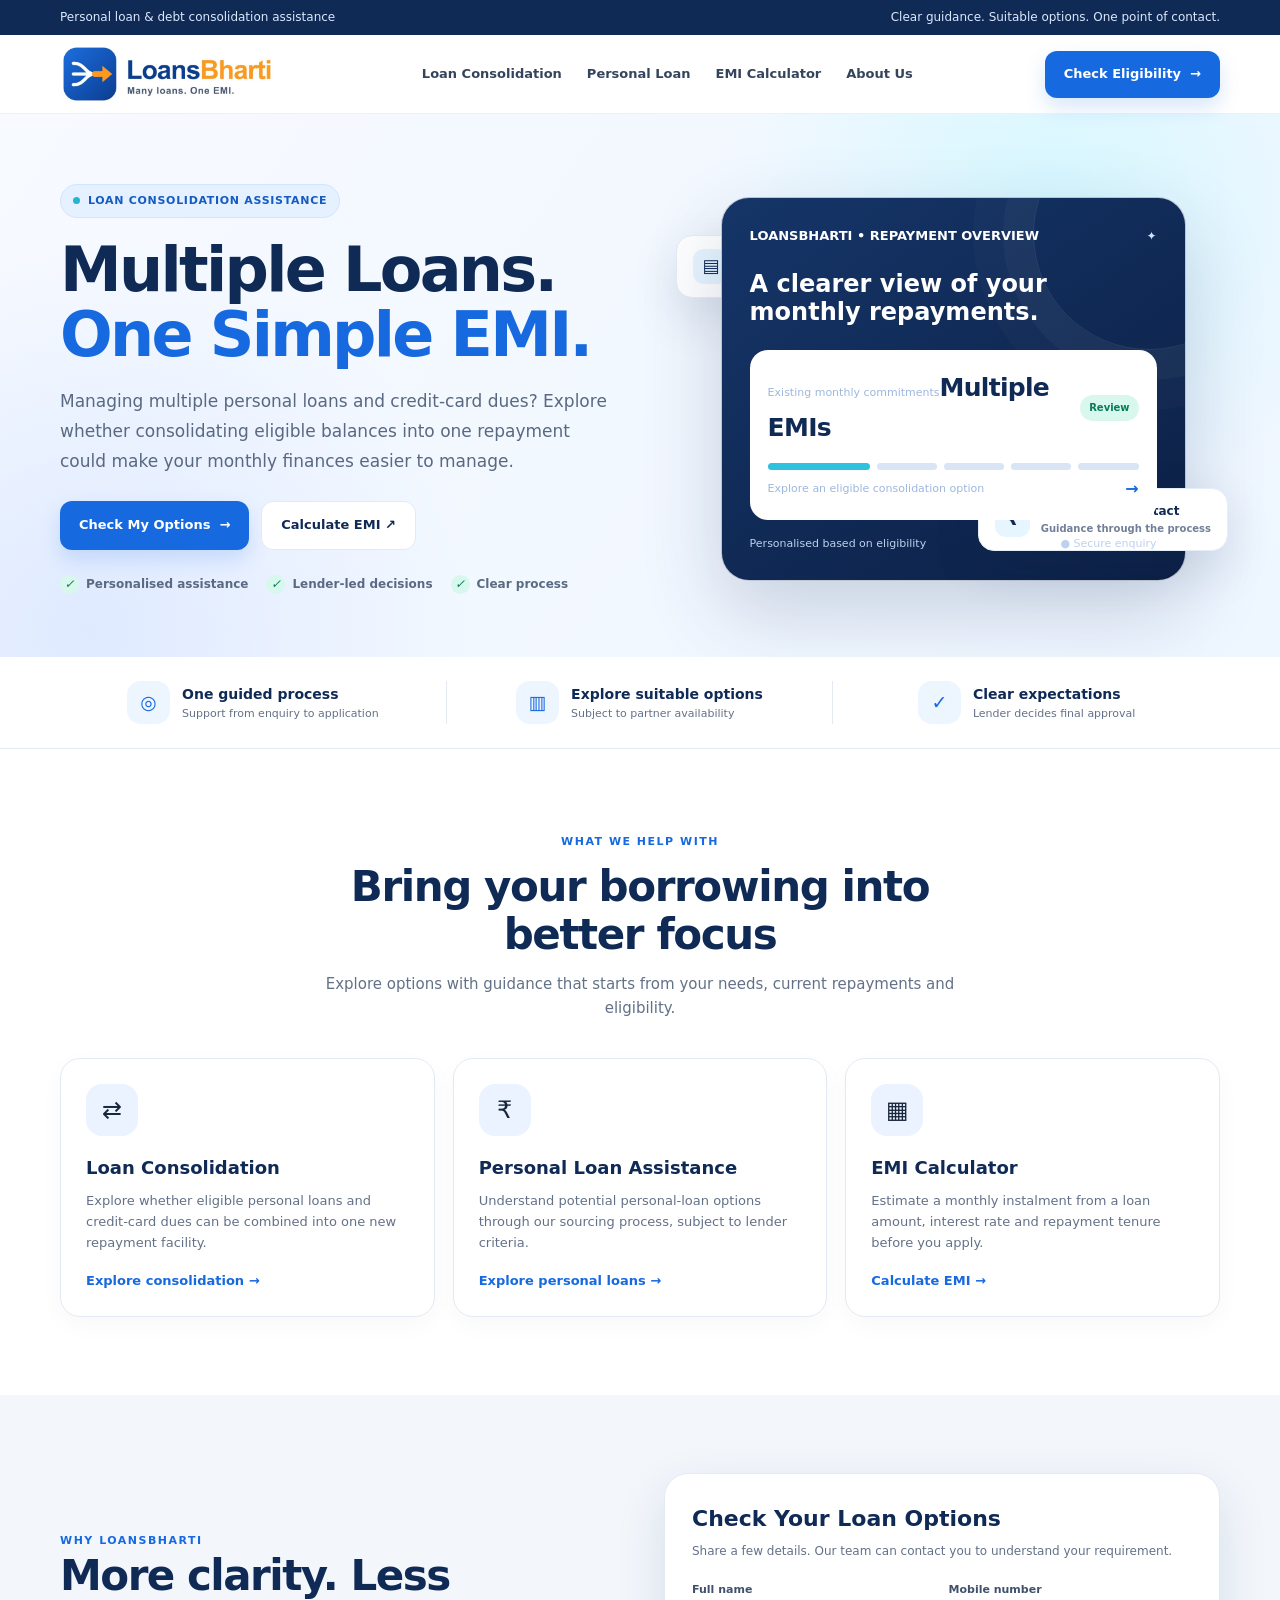
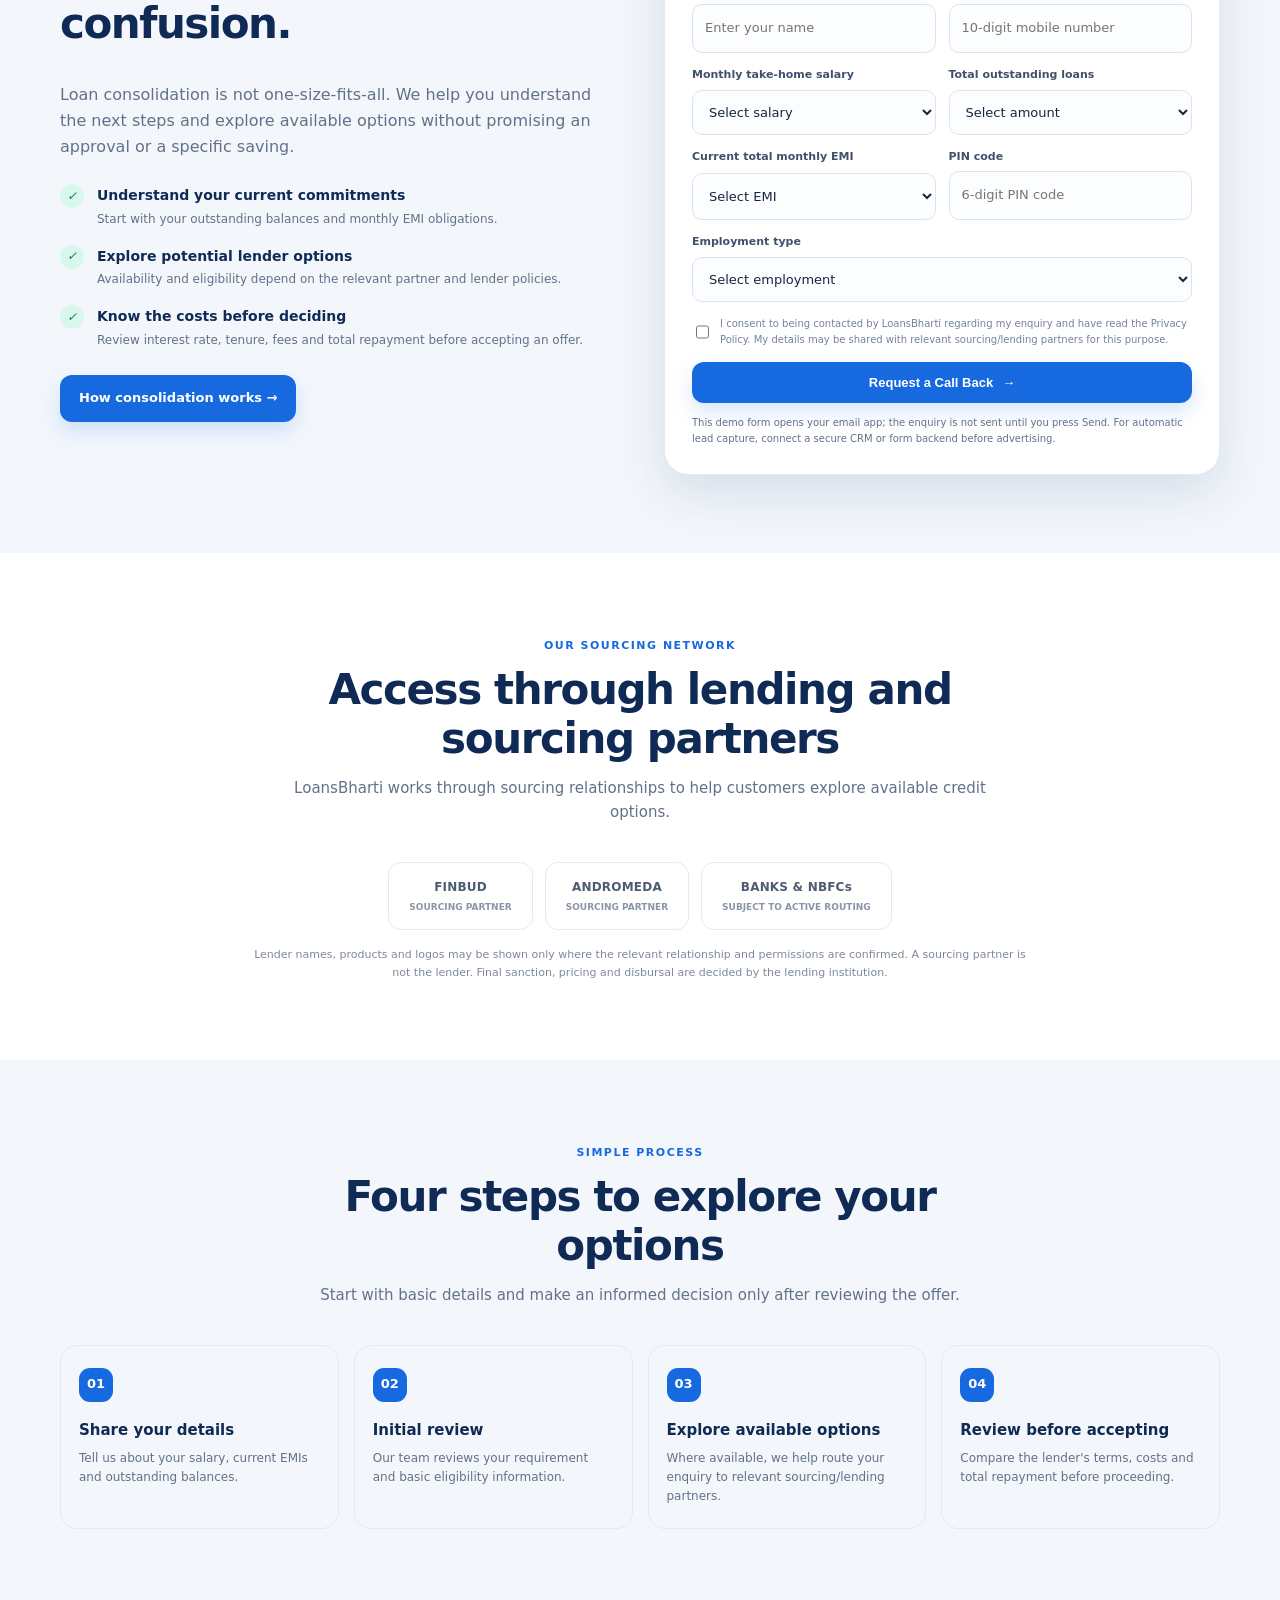
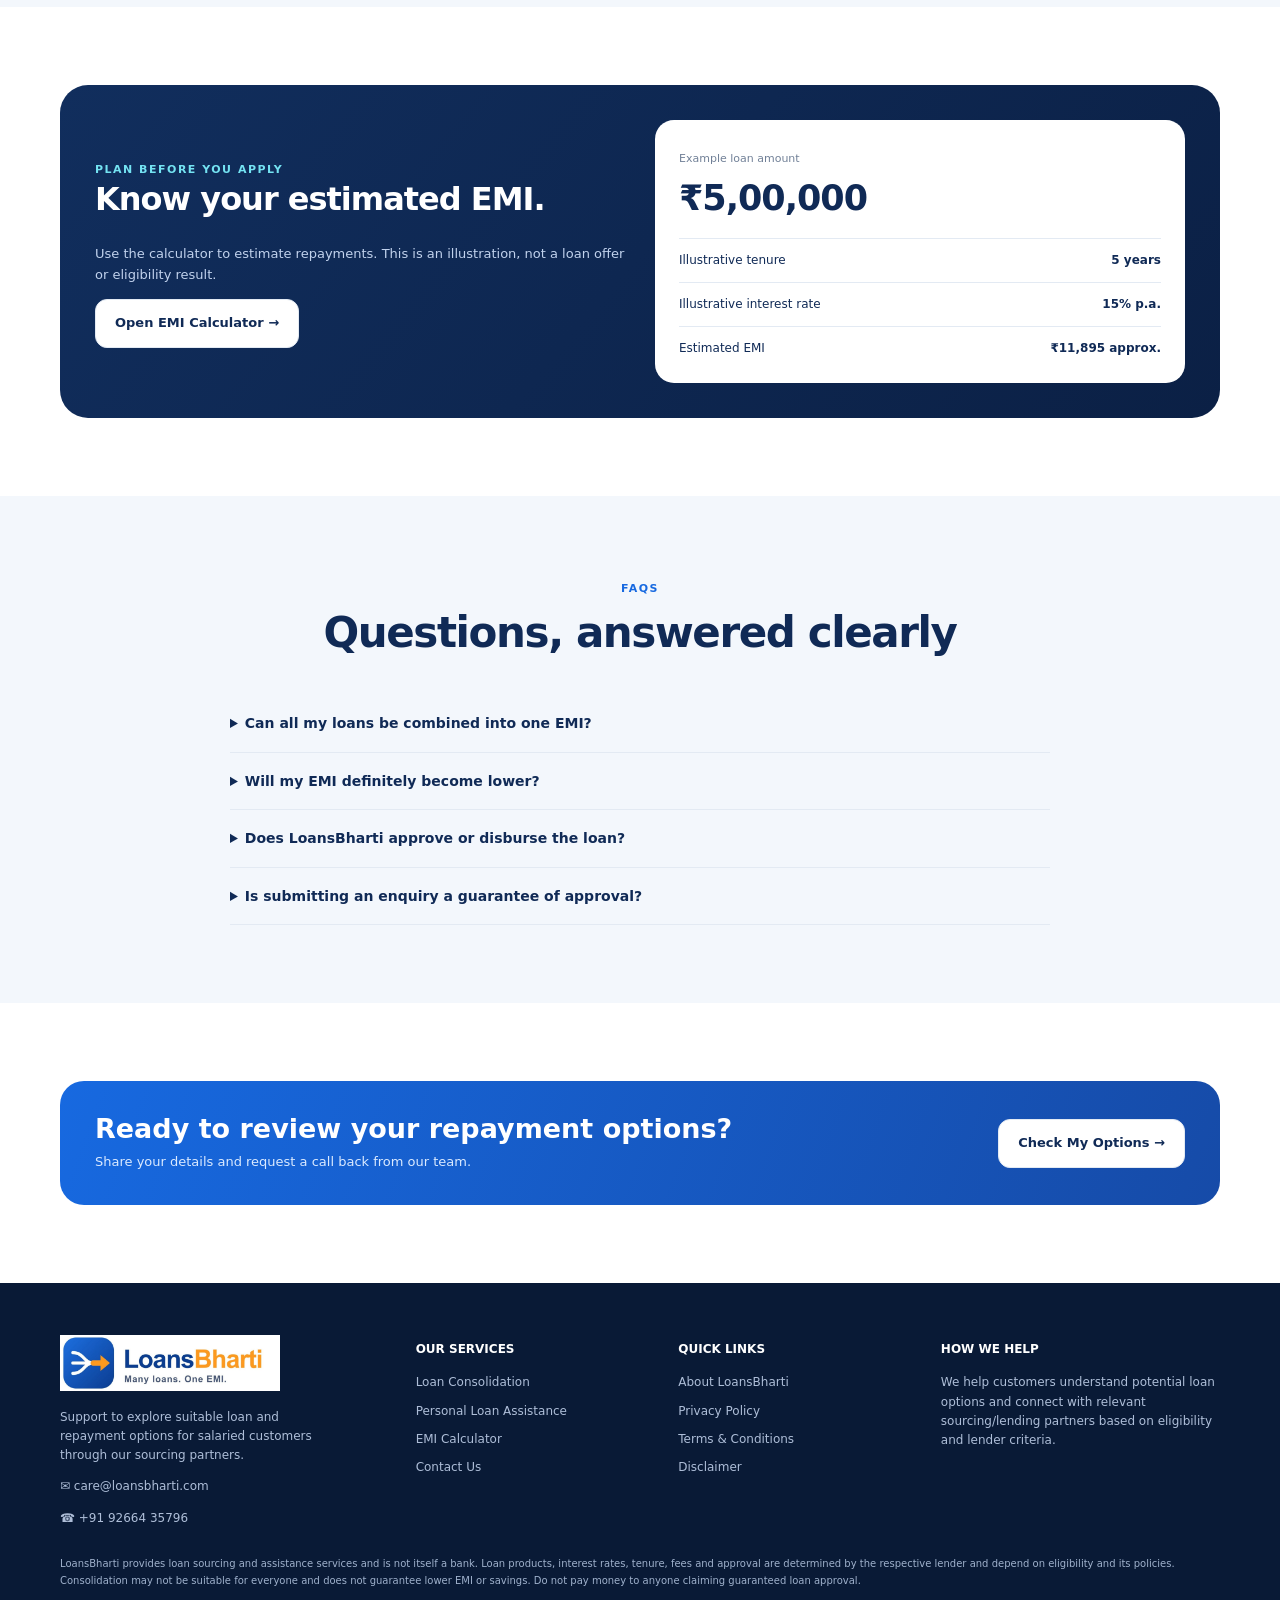
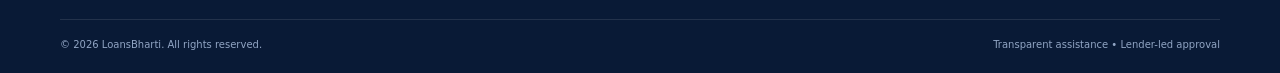
<file: index.html>
<!doctype html><html lang="en"><head><meta charset="utf-8"><meta name="viewport" content="width=device-width,initial-scale=1"><meta name="description" content="Explore loan consolidation and personal loan assistance with LoansBharti. Understand your options for managing multiple EMIs."><title>LoansBharti | Multiple Loans. One Simple EMI Option.</title><link rel="icon" href="assets/favicon.png" type="image/png"><link rel="stylesheet" href="assets/styles.css"></head><body>
<div class="topbar"><div class="container"><span>Personal loan & debt consolidation assistance</span><span>Clear guidance. Suitable options. One point of contact.</span></div></div>
<header class="header"><div class="container nav">
<a class="brand" href="index.html" aria-label="LoansBharti home"><img class="brand-logo" src="assets/loansbharti-logo.jpg" alt="LoansBharti — Many loans. One EMI."></a>
<nav class="navlinks"><a href="loan-consolidation.html">Loan Consolidation</a><a href="personal-loan-assistance.html">Personal Loan</a><a href="emi-calculator.html">EMI Calculator</a><a href="about-us.html">About Us</a></nav>
<a class="btn btn-primary nav-cta" href="index.html#eligibility">Check Eligibility <span>→</span></a><button class="menu-toggle" aria-label="Open menu" aria-expanded="false">☰</button>
</div><nav class="mobile-menu"><a href="loan-consolidation.html">Loan Consolidation</a><a href="personal-loan-assistance.html">Personal Loan Assistance</a><a href="emi-calculator.html">EMI Calculator</a><a href="about-us.html">About Us</a><a href="contact-us.html">Contact</a><a href="index.html#eligibility">Check Eligibility →</a></nav></header>

<main><section class="hero"><div class="container hero-grid"><div><span class="eyebrow">Loan consolidation assistance</span><h1>Multiple Loans.<br><span class="gradient-text">One Simple EMI.</span></h1><p class="hero-copy">Managing multiple personal loans and credit-card dues? Explore whether consolidating eligible balances into one repayment could make your monthly finances easier to manage.</p><div class="hero-actions"><a class="btn btn-primary" href="#eligibility">Check My Options <span>→</span></a><a class="btn btn-light" href="emi-calculator.html">Calculate EMI ↗</a></div><div class="trustline"><span><i class="check">✓</i> Personalised assistance</span><span><i class="check">✓</i> Lender-led decisions</span><span><i class="check">✓</i> Clear process</span></div></div>
<div class="visual"><div class="float-card float-one"><span class="float-icon">▤</span><span>Multiple EMIs<b>Different due dates</b></span></div><div class="visual-main"><div class="visual-top"><strong>LOANSBHARTI • REPAYMENT OVERVIEW</strong><span>✦</span></div><div class="visual-title">A clearer view of your monthly repayments.</div><div class="emi-card"><div class="emi-row"><div><span class="mini-label">Existing monthly commitments</span><strong>Multiple EMIs</strong></div><span class="pill">Review</span></div><div class="bars"><i></i><i></i><i></i><i></i><i></i></div><div class="emi-row"><span class="mini-label">Explore an eligible consolidation option</span><span style="color:#1769e0;font-weight:900">→</span></div></div><div class="visual-foot"><span>Personalised based on eligibility</span><span>● Secure enquiry</span></div></div><div class="float-card float-two"><span class="float-icon">₹</span><span>One point of contact<b>Guidance through the process</b></span></div></div></div></section>
<div class="stat-strip"><div class="container stats"><div class="stat"><span class="stat-icon">◎</span><span><strong>One guided process</strong><small>Support from enquiry to application</small></span></div><div class="stat"><span class="stat-icon">▥</span><span><strong>Explore suitable options</strong><small>Subject to partner availability</small></span></div><div class="stat"><span class="stat-icon">✓</span><span><strong>Clear expectations</strong><small>Lender decides final approval</small></span></div></div></div>
<section><div class="container"><div class="section-head"><span class="kicker">What we help with</span><h2>Bring your borrowing into better focus</h2><p>Explore options with guidance that starts from your needs, current repayments and eligibility.</p></div><div class="cards"><article class="card"><div class="card-icon">⇄</div><h3>Loan Consolidation</h3><p>Explore whether eligible personal loans and credit-card dues can be combined into one new repayment facility.</p><p style="margin-top:17px"><a class="gradient-text" href="loan-consolidation.html"><b>Explore consolidation →</b></a></p></article><article class="card"><div class="card-icon">₹</div><h3>Personal Loan Assistance</h3><p>Understand potential personal-loan options through our sourcing process, subject to lender criteria.</p><p style="margin-top:17px"><a class="gradient-text" href="personal-loan-assistance.html"><b>Explore personal loans →</b></a></p></article><article class="card"><div class="card-icon">▦</div><h3>EMI Calculator</h3><p>Estimate a monthly instalment from a loan amount, interest rate and repayment tenure before you apply.</p><p style="margin-top:17px"><a class="gradient-text" href="emi-calculator.html"><b>Calculate EMI →</b></a></p></article></div></div></section>
<section class="soft-section"><div class="container split"><div><span class="kicker">Why LoansBharti</span><h2>More clarity. Less confusion.</h2><p>Loan consolidation is not one-size-fits-all. We help you understand the next steps and explore available options without promising an approval or a specific saving.</p><div class="benefit-list"><div class="benefit"><i class="check">✓</i><div><strong>Understand your current commitments</strong><p>Start with your outstanding balances and monthly EMI obligations.</p></div></div><div class="benefit"><i class="check">✓</i><div><strong>Explore potential lender options</strong><p>Availability and eligibility depend on the relevant partner and lender policies.</p></div></div><div class="benefit"><i class="check">✓</i><div><strong>Know the costs before deciding</strong><p>Review interest rate, tenure, fees and total repayment before accepting an offer.</p></div></div></div><a class="btn btn-primary" href="loan-consolidation.html">How consolidation works →</a></div>
<div class="form-card" id="eligibility"><h3>Check Your Loan Options</h3><p>Share a few details. Our team can contact you to understand your requirement.</p>
<form data-lead-form>
<div class="form-grid">
<div class="field"><label for="name">Full name</label><input id="name" name="Name" placeholder="Enter your name" required autocomplete="name"></div>
<div class="field"><label for="mobile">Mobile number</label><input id="mobile" name="Mobile" type="tel" inputmode="numeric" pattern="[6-9][0-9]{9}" maxlength="10" placeholder="10-digit mobile number" required></div>
<div class="field"><label for="salary">Monthly take-home salary</label><select id="salary" name="Monthly salary" required><option value="">Select salary</option><option>₹25,000–₹40,000</option><option>₹40,001–₹60,000</option><option>₹60,001–₹1,00,000</option><option>Above ₹1,00,000</option></select></div>
<div class="field"><label for="outstanding">Total outstanding loans</label><select id="outstanding" name="Total outstanding loans" required><option value="">Select amount</option><option>Below ₹2 lakh</option><option>₹2–5 lakh</option><option>₹5–10 lakh</option><option>₹10–20 lakh</option><option>Above ₹20 lakh</option></select></div>
<div class="field"><label for="emi">Current total monthly EMI</label><select id="emi" name="Current monthly EMI" required><option value="">Select EMI</option><option>Below ₹10,000</option><option>₹10,000–₹20,000</option><option>₹20,001–₹40,000</option><option>Above ₹40,000</option></select></div>
<div class="field"><label for="pin">PIN code</label><input id="pin" name="PIN code" inputmode="numeric" pattern="[0-9]{6}" maxlength="6" placeholder="6-digit PIN code" required></div>
<div class="field full"><label for="employment">Employment type</label><select id="employment" name="Employment type" required><option value="">Select employment</option><option>Salaried</option><option>Self-employed</option></select></div>
</div>
<label class="consent"><input type="checkbox" name="Consent" value="Yes" required><span>I consent to being contacted by LoansBharti regarding my enquiry and have read the Privacy Policy. My details may be shared with relevant sourcing/lending partners for this purpose.</span></label>
<button class="btn btn-primary" type="submit">Request a Call Back <span>→</span></button><div class="form-message" role="status"></div>
</form><p style="font-size:10px;margin:12px 0 0">This demo form opens your email app; the enquiry is not sent until you press Send. For automatic lead capture, connect a secure CRM or form backend before advertising.</p></div>
</div></section>
<section><div class="container"><div class="section-head"><span class="kicker">Our sourcing network</span><h2>Access through lending and sourcing partners</h2><p>LoansBharti works through sourcing relationships to help customers explore available credit options.</p></div><div class="partner-wrap"><div class="partner">FINBUD<small>SOURCING PARTNER</small></div><div class="partner">ANDROMEDA<small>SOURCING PARTNER</small></div><div class="partner">BANKS & NBFCs<small>SUBJECT TO ACTIVE ROUTING</small></div></div><p class="note">Lender names, products and logos may be shown only where the relevant relationship and permissions are confirmed. A sourcing partner is not the lender. Final sanction, pricing and disbursal are decided by the lending institution.</p></div></section>
<section class="soft-section"><div class="container"><div class="section-head"><span class="kicker">Simple process</span><h2>Four steps to explore your options</h2><p>Start with basic details and make an informed decision only after reviewing the offer.</p></div><div class="steps"><div class="step"><div class="step-num">01</div><h3>Share your details</h3><p>Tell us about your salary, current EMIs and outstanding balances.</p></div><div class="step"><div class="step-num">02</div><h3>Initial review</h3><p>Our team reviews your requirement and basic eligibility information.</p></div><div class="step"><div class="step-num">03</div><h3>Explore available options</h3><p>Where available, we help route your enquiry to relevant sourcing/lending partners.</p></div><div class="step"><div class="step-num">04</div><h3>Review before accepting</h3><p>Compare the lender's terms, costs and total repayment before proceeding.</p></div></div></div></section>
<section><div class="container"><div class="calculator"><div><span class="kicker" style="color:#74e3f2">Plan before you apply</span><h2>Know your estimated EMI.</h2><p>Use the calculator to estimate repayments. This is an illustration, not a loan offer or eligibility result.</p><a class="btn btn-light" href="emi-calculator.html">Open EMI Calculator →</a></div><div class="result-box"><small>Example loan amount</small><strong>₹5,00,000</strong><div class="result-sub"><span>Illustrative tenure</span><b>5 years</b></div><div class="result-sub"><span>Illustrative interest rate</span><b>15% p.a.</b></div><div class="result-sub"><span>Estimated EMI</span><b>₹11,895 approx.</b></div></div></div></div></section>
<section class="soft-section"><div class="container"><div class="section-head"><span class="kicker">FAQs</span><h2>Questions, answered clearly</h2></div><div class="faq"><details><summary>Can all my loans be combined into one EMI?</summary><p>Not always. It depends on the lender's products, your credit profile, income, outstanding balances and other eligibility rules.</p></details><details><summary>Will my EMI definitely become lower?</summary><p>No. A new loan may have a different tenure, interest rate and fees. Compare the total repayment cost as well as the EMI before deciding.</p></details><details><summary>Does LoansBharti approve or disburse the loan?</summary><p>LoansBharti provides sourcing assistance. The lending institution makes the final decision on approval, rate, terms and disbursal.</p></details><details><summary>Is submitting an enquiry a guarantee of approval?</summary><p>No. An enquiry is only a request for contact and initial review; it is not a loan application approval.</p></details></div></div></section>
<section><div class="container"><div class="cta-band"><div><h2>Ready to review your repayment options?</h2><p>Share your details and request a call back from our team.</p></div><a class="btn btn-light" href="#eligibility">Check My Options →</a></div></div></section></main>
<footer class="footer"><div class="container"><div class="footer-grid">
<div><a class="brand" href="index.html"><img class="brand-logo" src="assets/loansbharti-logo.jpg" alt="LoansBharti — Many loans. One EMI."></a><p style="margin-top:17px;max-width:280px">Support to explore suitable loan and repayment options for salaried customers through our sourcing partners.</p><p>✉ care@loansbharti.com</p><p>☎ +91 92664 35796</p></div>
<div><h4>OUR SERVICES</h4><div class="footer-links"><a href="loan-consolidation.html">Loan Consolidation</a><a href="personal-loan-assistance.html">Personal Loan Assistance</a><a href="emi-calculator.html">EMI Calculator</a><a href="contact-us.html">Contact Us</a></div></div>
<div><h4>QUICK LINKS</h4><div class="footer-links"><a href="about-us.html">About LoansBharti</a><a href="privacy-policy.html">Privacy Policy</a><a href="terms-and-conditions.html">Terms & Conditions</a><a href="disclaimer.html">Disclaimer</a></div></div>
<div><h4>HOW WE HELP</h4><p>We help customers understand potential loan options and connect with relevant sourcing/lending partners based on eligibility and lender criteria.</p></div>
</div><div class="disclaimer">LoansBharti provides loan sourcing and assistance services and is not itself a bank. Loan products, interest rates, tenure, fees and approval are determined by the respective lender and depend on eligibility and its policies. Consolidation may not be suitable for everyone and does not guarantee lower EMI or savings. Do not pay money to anyone claiming guaranteed loan approval.</div><div class="footer-bottom"><span>© <span data-year></span> LoansBharti. All rights reserved.</span><span>Transparent assistance • Lender-led approval</span></div></div></footer><script src="assets/site.js"></script>
</body></html>
</file>
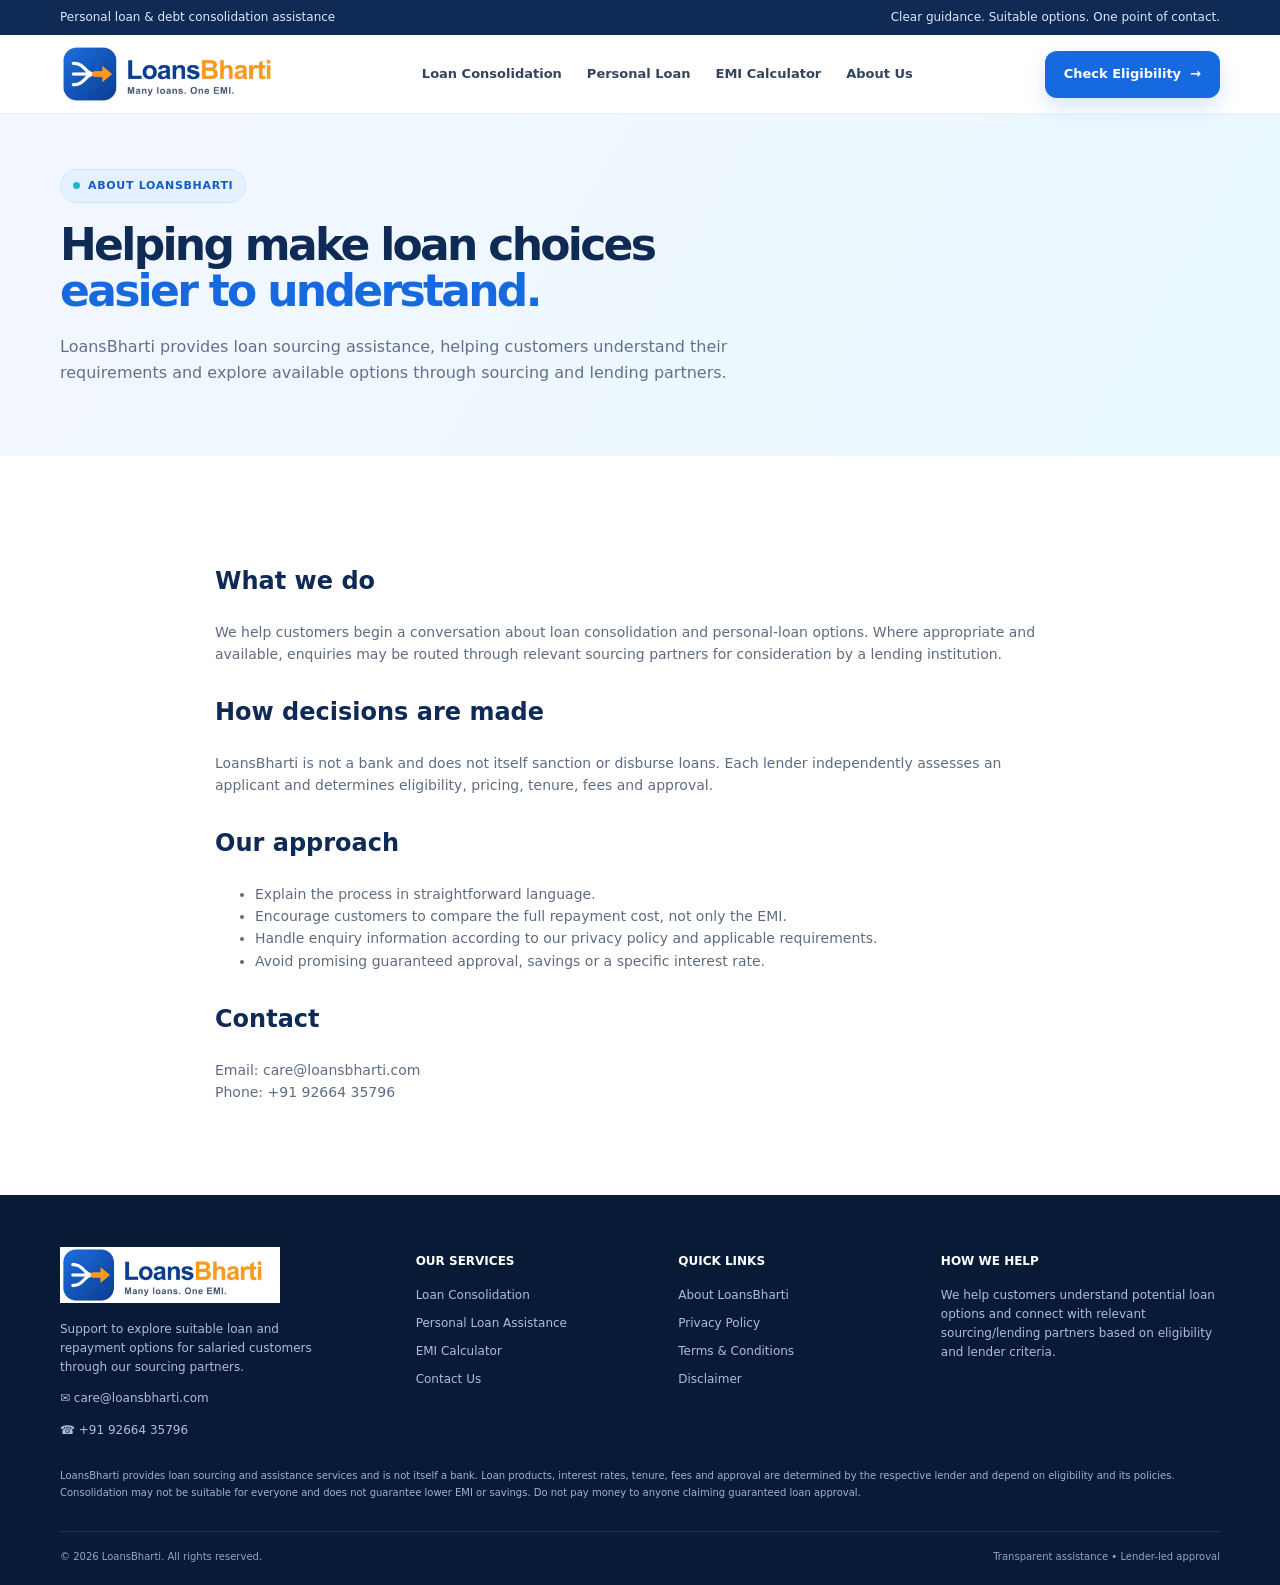
<file: about-us.html>
<!doctype html><html lang="en"><head><meta charset="utf-8"><meta name="viewport" content="width=device-width,initial-scale=1"><title>About Us | LoansBharti</title><link rel="icon" href="assets/favicon.png" type="image/png"><link rel="stylesheet" href="assets/styles.css"></head><body>
<div class="topbar"><div class="container"><span>Personal loan & debt consolidation assistance</span><span>Clear guidance. Suitable options. One point of contact.</span></div></div>
<header class="header"><div class="container nav">
<a class="brand" href="index.html" aria-label="LoansBharti home"><img class="brand-logo" src="assets/loansbharti-logo.jpg" alt="LoansBharti — Many loans. One EMI."></a>
<nav class="navlinks"><a href="loan-consolidation.html">Loan Consolidation</a><a href="personal-loan-assistance.html">Personal Loan</a><a href="emi-calculator.html">EMI Calculator</a><a href="about-us.html">About Us</a></nav>
<a class="btn btn-primary nav-cta" href="index.html#eligibility">Check Eligibility <span>→</span></a><button class="menu-toggle" aria-label="Open menu" aria-expanded="false">☰</button>
</div><nav class="mobile-menu"><a href="loan-consolidation.html">Loan Consolidation</a><a href="personal-loan-assistance.html">Personal Loan Assistance</a><a href="emi-calculator.html">EMI Calculator</a><a href="about-us.html">About Us</a><a href="contact-us.html">Contact</a><a href="index.html#eligibility">Check Eligibility →</a></nav></header>

<main><div class="page-hero"><div class="container"><span class="eyebrow">About LoansBharti</span><h1>Helping make loan choices<br><span class="gradient-text">easier to understand.</span></h1><p>LoansBharti provides loan sourcing assistance, helping customers understand their requirements and explore available options through sourcing and lending partners.</p></div></div><section><div class="container content"><h2>What we do</h2><p>We help customers begin a conversation about loan consolidation and personal-loan options. Where appropriate and available, enquiries may be routed through relevant sourcing partners for consideration by a lending institution.</p><h2>How decisions are made</h2><p>LoansBharti is not a bank and does not itself sanction or disburse loans. Each lender independently assesses an applicant and determines eligibility, pricing, tenure, fees and approval.</p><h2>Our approach</h2><ul><li>Explain the process in straightforward language.</li><li>Encourage customers to compare the full repayment cost, not only the EMI.</li><li>Handle enquiry information according to our privacy policy and applicable requirements.</li><li>Avoid promising guaranteed approval, savings or a specific interest rate.</li></ul><h2>Contact</h2><p>Email: care@loansbharti.com<br>Phone: +91 92664 35796</p></div></section></main>
<footer class="footer"><div class="container"><div class="footer-grid">
<div><a class="brand" href="index.html"><img class="brand-logo" src="assets/loansbharti-logo.jpg" alt="LoansBharti — Many loans. One EMI."></a><p style="margin-top:17px;max-width:280px">Support to explore suitable loan and repayment options for salaried customers through our sourcing partners.</p><p>✉ care@loansbharti.com</p><p>☎ +91 92664 35796</p></div>
<div><h4>OUR SERVICES</h4><div class="footer-links"><a href="loan-consolidation.html">Loan Consolidation</a><a href="personal-loan-assistance.html">Personal Loan Assistance</a><a href="emi-calculator.html">EMI Calculator</a><a href="contact-us.html">Contact Us</a></div></div>
<div><h4>QUICK LINKS</h4><div class="footer-links"><a href="about-us.html">About LoansBharti</a><a href="privacy-policy.html">Privacy Policy</a><a href="terms-and-conditions.html">Terms & Conditions</a><a href="disclaimer.html">Disclaimer</a></div></div>
<div><h4>HOW WE HELP</h4><p>We help customers understand potential loan options and connect with relevant sourcing/lending partners based on eligibility and lender criteria.</p></div>
</div><div class="disclaimer">LoansBharti provides loan sourcing and assistance services and is not itself a bank. Loan products, interest rates, tenure, fees and approval are determined by the respective lender and depend on eligibility and its policies. Consolidation may not be suitable for everyone and does not guarantee lower EMI or savings. Do not pay money to anyone claiming guaranteed loan approval.</div><div class="footer-bottom"><span>© <span data-year></span> LoansBharti. All rights reserved.</span><span>Transparent assistance • Lender-led approval</span></div></div></footer><script src="assets/site.js"></script>
</body></html>
</file>
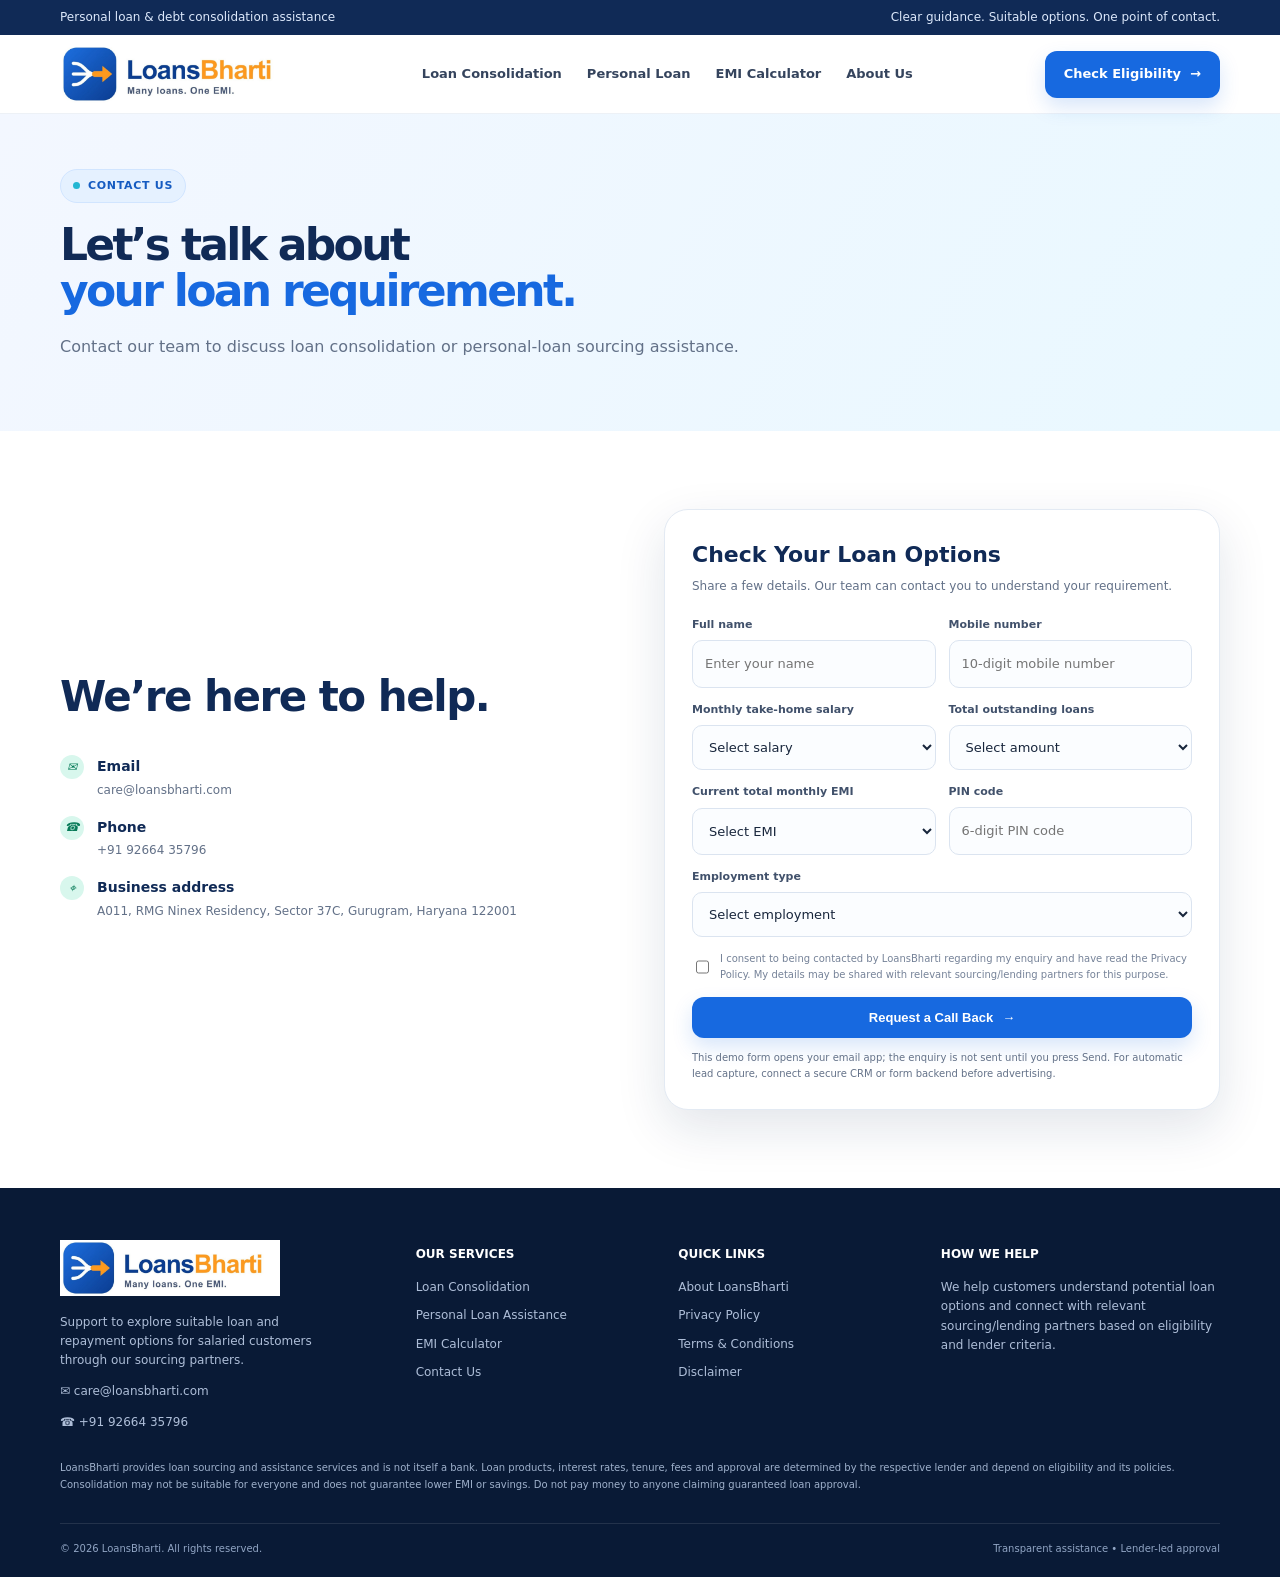
<file: contact-us.html>
<!doctype html><html lang="en"><head><meta charset="utf-8"><meta name="viewport" content="width=device-width,initial-scale=1"><title>Contact Us | LoansBharti</title><link rel="icon" href="assets/favicon.png" type="image/png"><link rel="stylesheet" href="assets/styles.css"></head><body>
<div class="topbar"><div class="container"><span>Personal loan & debt consolidation assistance</span><span>Clear guidance. Suitable options. One point of contact.</span></div></div>
<header class="header"><div class="container nav">
<a class="brand" href="index.html" aria-label="LoansBharti home"><img class="brand-logo" src="assets/loansbharti-logo.jpg" alt="LoansBharti — Many loans. One EMI."></a>
<nav class="navlinks"><a href="loan-consolidation.html">Loan Consolidation</a><a href="personal-loan-assistance.html">Personal Loan</a><a href="emi-calculator.html">EMI Calculator</a><a href="about-us.html">About Us</a></nav>
<a class="btn btn-primary nav-cta" href="index.html#eligibility">Check Eligibility <span>→</span></a><button class="menu-toggle" aria-label="Open menu" aria-expanded="false">☰</button>
</div><nav class="mobile-menu"><a href="loan-consolidation.html">Loan Consolidation</a><a href="personal-loan-assistance.html">Personal Loan Assistance</a><a href="emi-calculator.html">EMI Calculator</a><a href="about-us.html">About Us</a><a href="contact-us.html">Contact</a><a href="index.html#eligibility">Check Eligibility →</a></nav></header>

<main><div class="page-hero"><div class="container"><span class="eyebrow">Contact us</span><h1>Let’s talk about<br><span class="gradient-text">your loan requirement.</span></h1><p>Contact our team to discuss loan consolidation or personal-loan sourcing assistance.</p></div></div><section><div class="container split"><div><h2>We’re here to help.</h2><div class="benefit-list"><div class="benefit"><i class="check">✉</i><div><strong>Email</strong><p>care@loansbharti.com</p></div></div><div class="benefit"><i class="check">☎</i><div><strong>Phone</strong><p>+91 92664 35796</p></div></div><div class="benefit"><i class="check">⌖</i><div><strong>Business address</strong><p>A011, RMG Ninex Residency, Sector 37C, Gurugram, Haryana 122001</p></div></div></div></div>
<div class="form-card" id="eligibility"><h3>Check Your Loan Options</h3><p>Share a few details. Our team can contact you to understand your requirement.</p>
<form data-lead-form>
<div class="form-grid">
<div class="field"><label for="name">Full name</label><input id="name" name="Name" placeholder="Enter your name" required autocomplete="name"></div>
<div class="field"><label for="mobile">Mobile number</label><input id="mobile" name="Mobile" type="tel" inputmode="numeric" pattern="[6-9][0-9]{9}" maxlength="10" placeholder="10-digit mobile number" required></div>
<div class="field"><label for="salary">Monthly take-home salary</label><select id="salary" name="Monthly salary" required><option value="">Select salary</option><option>₹25,000–₹40,000</option><option>₹40,001–₹60,000</option><option>₹60,001–₹1,00,000</option><option>Above ₹1,00,000</option></select></div>
<div class="field"><label for="outstanding">Total outstanding loans</label><select id="outstanding" name="Total outstanding loans" required><option value="">Select amount</option><option>Below ₹2 lakh</option><option>₹2–5 lakh</option><option>₹5–10 lakh</option><option>₹10–20 lakh</option><option>Above ₹20 lakh</option></select></div>
<div class="field"><label for="emi">Current total monthly EMI</label><select id="emi" name="Current monthly EMI" required><option value="">Select EMI</option><option>Below ₹10,000</option><option>₹10,000–₹20,000</option><option>₹20,001–₹40,000</option><option>Above ₹40,000</option></select></div>
<div class="field"><label for="pin">PIN code</label><input id="pin" name="PIN code" inputmode="numeric" pattern="[0-9]{6}" maxlength="6" placeholder="6-digit PIN code" required></div>
<div class="field full"><label for="employment">Employment type</label><select id="employment" name="Employment type" required><option value="">Select employment</option><option>Salaried</option><option>Self-employed</option></select></div>
</div>
<label class="consent"><input type="checkbox" name="Consent" value="Yes" required><span>I consent to being contacted by LoansBharti regarding my enquiry and have read the Privacy Policy. My details may be shared with relevant sourcing/lending partners for this purpose.</span></label>
<button class="btn btn-primary" type="submit">Request a Call Back <span>→</span></button><div class="form-message" role="status"></div>
</form><p style="font-size:10px;margin:12px 0 0">This demo form opens your email app; the enquiry is not sent until you press Send. For automatic lead capture, connect a secure CRM or form backend before advertising.</p></div>
</div></section></main>
<footer class="footer"><div class="container"><div class="footer-grid">
<div><a class="brand" href="index.html"><img class="brand-logo" src="assets/loansbharti-logo.jpg" alt="LoansBharti — Many loans. One EMI."></a><p style="margin-top:17px;max-width:280px">Support to explore suitable loan and repayment options for salaried customers through our sourcing partners.</p><p>✉ care@loansbharti.com</p><p>☎ +91 92664 35796</p></div>
<div><h4>OUR SERVICES</h4><div class="footer-links"><a href="loan-consolidation.html">Loan Consolidation</a><a href="personal-loan-assistance.html">Personal Loan Assistance</a><a href="emi-calculator.html">EMI Calculator</a><a href="contact-us.html">Contact Us</a></div></div>
<div><h4>QUICK LINKS</h4><div class="footer-links"><a href="about-us.html">About LoansBharti</a><a href="privacy-policy.html">Privacy Policy</a><a href="terms-and-conditions.html">Terms & Conditions</a><a href="disclaimer.html">Disclaimer</a></div></div>
<div><h4>HOW WE HELP</h4><p>We help customers understand potential loan options and connect with relevant sourcing/lending partners based on eligibility and lender criteria.</p></div>
</div><div class="disclaimer">LoansBharti provides loan sourcing and assistance services and is not itself a bank. Loan products, interest rates, tenure, fees and approval are determined by the respective lender and depend on eligibility and its policies. Consolidation may not be suitable for everyone and does not guarantee lower EMI or savings. Do not pay money to anyone claiming guaranteed loan approval.</div><div class="footer-bottom"><span>© <span data-year></span> LoansBharti. All rights reserved.</span><span>Transparent assistance • Lender-led approval</span></div></div></footer><script src="assets/site.js"></script>
</body></html>
</file>
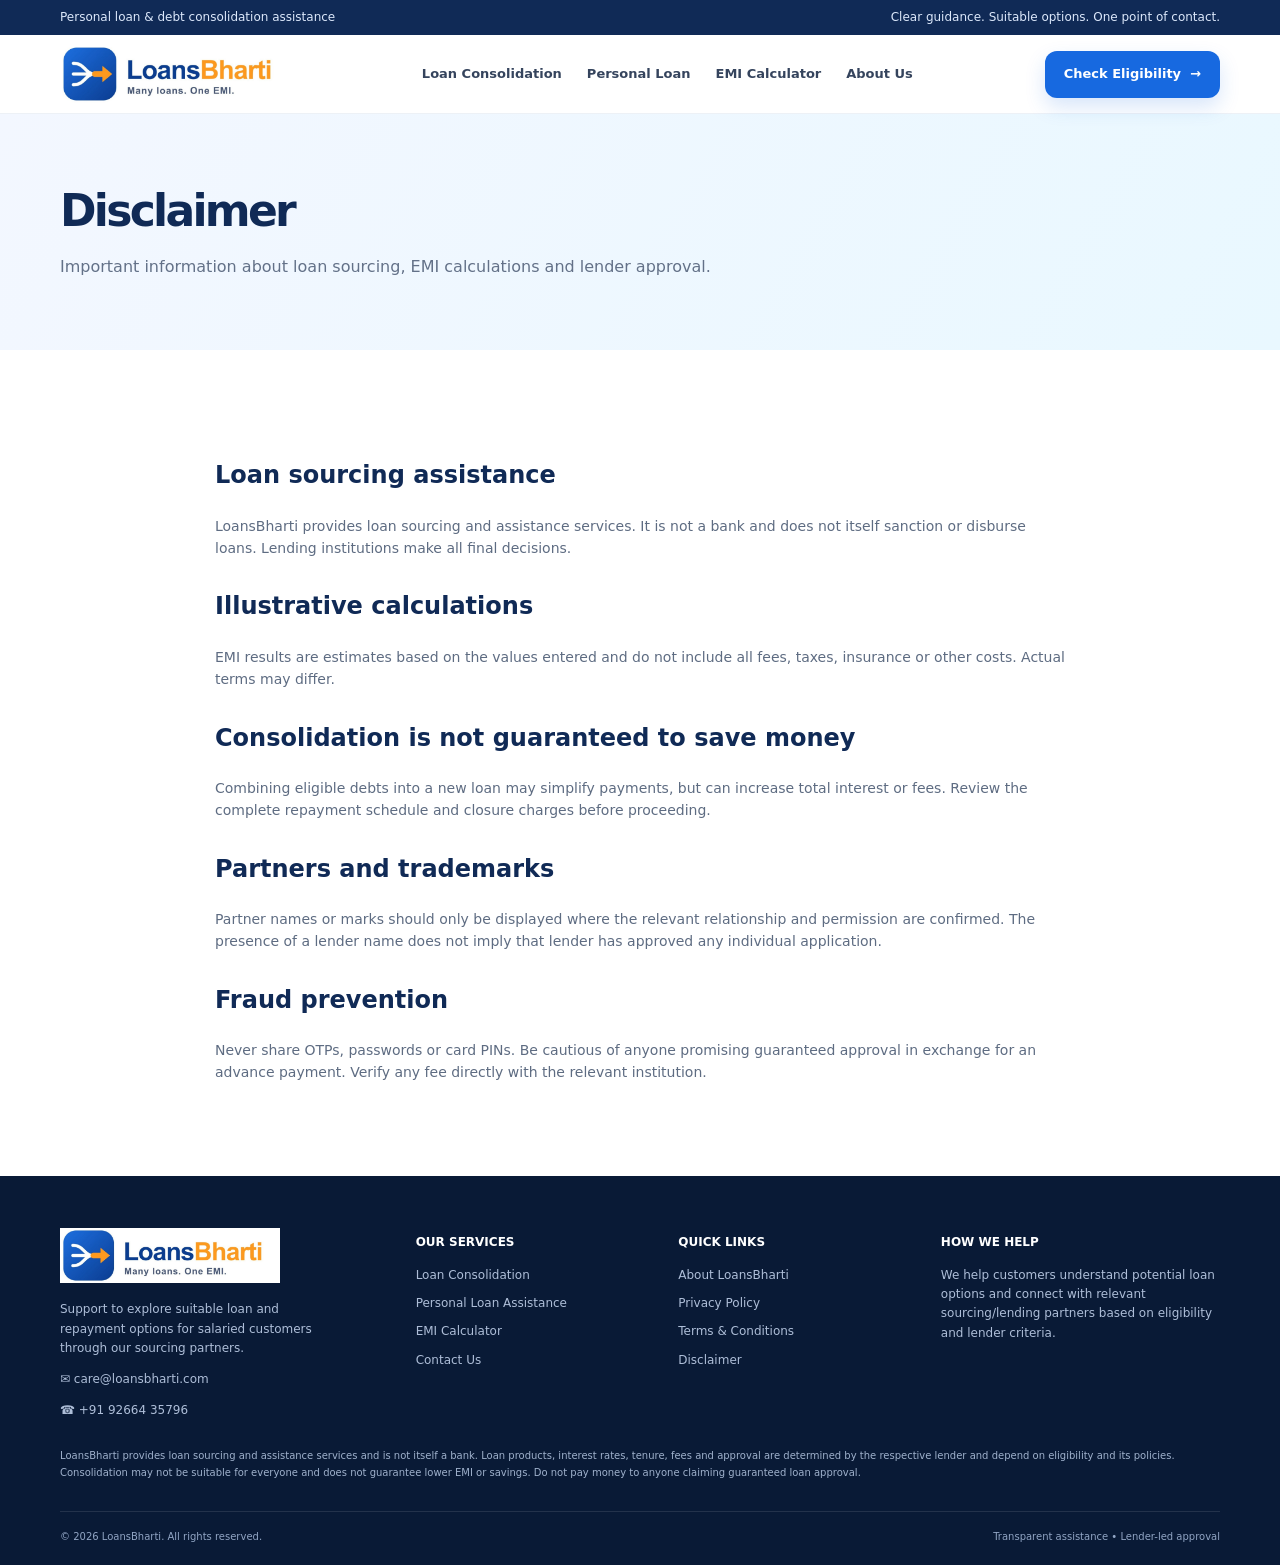
<file: disclaimer.html>
<!doctype html><html lang="en"><head><meta charset="utf-8"><meta name="viewport" content="width=device-width,initial-scale=1"><title>Disclaimer | LoansBharti</title><link rel="icon" href="assets/favicon.png" type="image/png"><link rel="stylesheet" href="assets/styles.css"></head><body>
<div class="topbar"><div class="container"><span>Personal loan & debt consolidation assistance</span><span>Clear guidance. Suitable options. One point of contact.</span></div></div>
<header class="header"><div class="container nav">
<a class="brand" href="index.html" aria-label="LoansBharti home"><img class="brand-logo" src="assets/loansbharti-logo.jpg" alt="LoansBharti — Many loans. One EMI."></a>
<nav class="navlinks"><a href="loan-consolidation.html">Loan Consolidation</a><a href="personal-loan-assistance.html">Personal Loan</a><a href="emi-calculator.html">EMI Calculator</a><a href="about-us.html">About Us</a></nav>
<a class="btn btn-primary nav-cta" href="index.html#eligibility">Check Eligibility <span>→</span></a><button class="menu-toggle" aria-label="Open menu" aria-expanded="false">☰</button>
</div><nav class="mobile-menu"><a href="loan-consolidation.html">Loan Consolidation</a><a href="personal-loan-assistance.html">Personal Loan Assistance</a><a href="emi-calculator.html">EMI Calculator</a><a href="about-us.html">About Us</a><a href="contact-us.html">Contact</a><a href="index.html#eligibility">Check Eligibility →</a></nav></header>

<main><div class="page-hero"><div class="container"><h1>Disclaimer</h1><p>Important information about loan sourcing, EMI calculations and lender approval.</p></div></div><section><div class="container content"><h2>Loan sourcing assistance</h2><p>LoansBharti provides loan sourcing and assistance services. It is not a bank and does not itself sanction or disburse loans. Lending institutions make all final decisions.</p><h2>Illustrative calculations</h2><p>EMI results are estimates based on the values entered and do not include all fees, taxes, insurance or other costs. Actual terms may differ.</p><h2>Consolidation is not guaranteed to save money</h2><p>Combining eligible debts into a new loan may simplify payments, but can increase total interest or fees. Review the complete repayment schedule and closure charges before proceeding.</p><h2>Partners and trademarks</h2><p>Partner names or marks should only be displayed where the relevant relationship and permission are confirmed. The presence of a lender name does not imply that lender has approved any individual application.</p><h2>Fraud prevention</h2><p>Never share OTPs, passwords or card PINs. Be cautious of anyone promising guaranteed approval in exchange for an advance payment. Verify any fee directly with the relevant institution.</p></div></section></main>
<footer class="footer"><div class="container"><div class="footer-grid">
<div><a class="brand" href="index.html"><img class="brand-logo" src="assets/loansbharti-logo.jpg" alt="LoansBharti — Many loans. One EMI."></a><p style="margin-top:17px;max-width:280px">Support to explore suitable loan and repayment options for salaried customers through our sourcing partners.</p><p>✉ care@loansbharti.com</p><p>☎ +91 92664 35796</p></div>
<div><h4>OUR SERVICES</h4><div class="footer-links"><a href="loan-consolidation.html">Loan Consolidation</a><a href="personal-loan-assistance.html">Personal Loan Assistance</a><a href="emi-calculator.html">EMI Calculator</a><a href="contact-us.html">Contact Us</a></div></div>
<div><h4>QUICK LINKS</h4><div class="footer-links"><a href="about-us.html">About LoansBharti</a><a href="privacy-policy.html">Privacy Policy</a><a href="terms-and-conditions.html">Terms & Conditions</a><a href="disclaimer.html">Disclaimer</a></div></div>
<div><h4>HOW WE HELP</h4><p>We help customers understand potential loan options and connect with relevant sourcing/lending partners based on eligibility and lender criteria.</p></div>
</div><div class="disclaimer">LoansBharti provides loan sourcing and assistance services and is not itself a bank. Loan products, interest rates, tenure, fees and approval are determined by the respective lender and depend on eligibility and its policies. Consolidation may not be suitable for everyone and does not guarantee lower EMI or savings. Do not pay money to anyone claiming guaranteed loan approval.</div><div class="footer-bottom"><span>© <span data-year></span> LoansBharti. All rights reserved.</span><span>Transparent assistance • Lender-led approval</span></div></div></footer><script src="assets/site.js"></script>
</body></html>
</file>
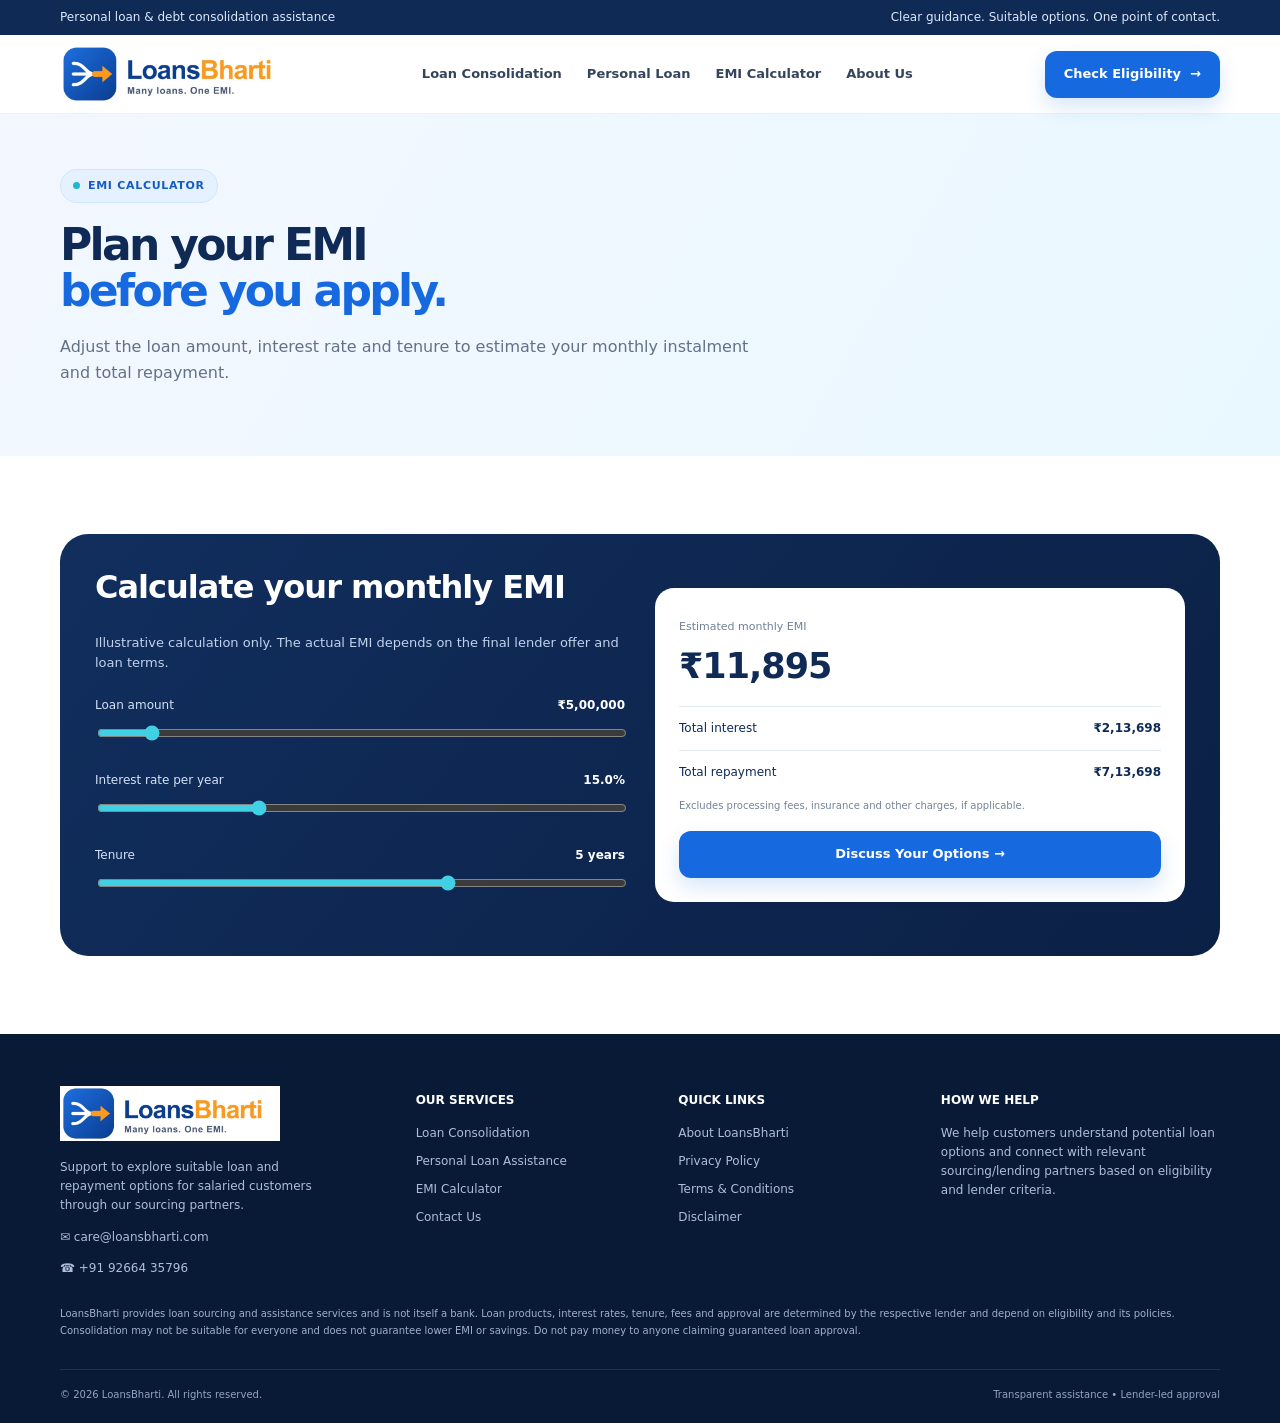
<file: emi-calculator.html>
<!doctype html><html lang="en"><head><meta charset="utf-8"><meta name="viewport" content="width=device-width,initial-scale=1"><meta name="description" content="Estimate monthly loan EMI with the LoansBharti EMI calculator."><title>EMI Calculator | LoansBharti</title><link rel="icon" href="assets/favicon.png" type="image/png"><link rel="stylesheet" href="assets/styles.css"></head><body>
<div class="topbar"><div class="container"><span>Personal loan & debt consolidation assistance</span><span>Clear guidance. Suitable options. One point of contact.</span></div></div>
<header class="header"><div class="container nav">
<a class="brand" href="index.html" aria-label="LoansBharti home"><img class="brand-logo" src="assets/loansbharti-logo.jpg" alt="LoansBharti — Many loans. One EMI."></a>
<nav class="navlinks"><a href="loan-consolidation.html">Loan Consolidation</a><a href="personal-loan-assistance.html">Personal Loan</a><a href="emi-calculator.html">EMI Calculator</a><a href="about-us.html">About Us</a></nav>
<a class="btn btn-primary nav-cta" href="index.html#eligibility">Check Eligibility <span>→</span></a><button class="menu-toggle" aria-label="Open menu" aria-expanded="false">☰</button>
</div><nav class="mobile-menu"><a href="loan-consolidation.html">Loan Consolidation</a><a href="personal-loan-assistance.html">Personal Loan Assistance</a><a href="emi-calculator.html">EMI Calculator</a><a href="about-us.html">About Us</a><a href="contact-us.html">Contact</a><a href="index.html#eligibility">Check Eligibility →</a></nav></header>

<main><div class="page-hero"><div class="container"><span class="eyebrow">EMI calculator</span><h1>Plan your EMI<br><span class="gradient-text">before you apply.</span></h1><p>Adjust the loan amount, interest rate and tenure to estimate your monthly instalment and total repayment.</p></div></div><section><div class="container"><div class="calculator"><div><h2>Calculate your monthly EMI</h2><p>Illustrative calculation only. The actual EMI depends on the final lender offer and loan terms.</p>
<div class="range-row"><label for="calcAmount">Loan amount <strong id="calcAmountOut">₹5,00,000</strong></label><input id="calcAmount" type="range" min="50000" max="5000000" step="10000" value="500000"></div>
<div class="range-row"><label for="calcRate">Interest rate per year <strong id="calcRateOut">15.0%</strong></label><input id="calcRate" type="range" min="6" max="36" step=".5" value="15"></div>
<div class="range-row"><label for="calcYears">Tenure <strong id="calcYearsOut">5 years</strong></label><input id="calcYears" type="range" min="1" max="7" step="1" value="5"></div>
</div><div class="result-box"><small>Estimated monthly EMI</small><strong id="calcEmi">₹11,895</strong><div class="result-sub"><span>Total interest</span><b id="calcInterest">₹2,13,700</b></div><div class="result-sub"><span>Total repayment</span><b id="calcTotal">₹7,13,700</b></div><p style="font-size:10px;color:#758298;margin:16px 0 0">Excludes processing fees, insurance and other charges, if applicable.</p><a class="btn btn-primary" style="width:100%;margin-top:17px" href="index.html#eligibility">Discuss Your Options →</a></div></div></div></section></main>
<footer class="footer"><div class="container"><div class="footer-grid">
<div><a class="brand" href="index.html"><img class="brand-logo" src="assets/loansbharti-logo.jpg" alt="LoansBharti — Many loans. One EMI."></a><p style="margin-top:17px;max-width:280px">Support to explore suitable loan and repayment options for salaried customers through our sourcing partners.</p><p>✉ care@loansbharti.com</p><p>☎ +91 92664 35796</p></div>
<div><h4>OUR SERVICES</h4><div class="footer-links"><a href="loan-consolidation.html">Loan Consolidation</a><a href="personal-loan-assistance.html">Personal Loan Assistance</a><a href="emi-calculator.html">EMI Calculator</a><a href="contact-us.html">Contact Us</a></div></div>
<div><h4>QUICK LINKS</h4><div class="footer-links"><a href="about-us.html">About LoansBharti</a><a href="privacy-policy.html">Privacy Policy</a><a href="terms-and-conditions.html">Terms & Conditions</a><a href="disclaimer.html">Disclaimer</a></div></div>
<div><h4>HOW WE HELP</h4><p>We help customers understand potential loan options and connect with relevant sourcing/lending partners based on eligibility and lender criteria.</p></div>
</div><div class="disclaimer">LoansBharti provides loan sourcing and assistance services and is not itself a bank. Loan products, interest rates, tenure, fees and approval are determined by the respective lender and depend on eligibility and its policies. Consolidation may not be suitable for everyone and does not guarantee lower EMI or savings. Do not pay money to anyone claiming guaranteed loan approval.</div><div class="footer-bottom"><span>© <span data-year></span> LoansBharti. All rights reserved.</span><span>Transparent assistance • Lender-led approval</span></div></div></footer><script src="assets/site.js"></script>
</body></html>
</file>
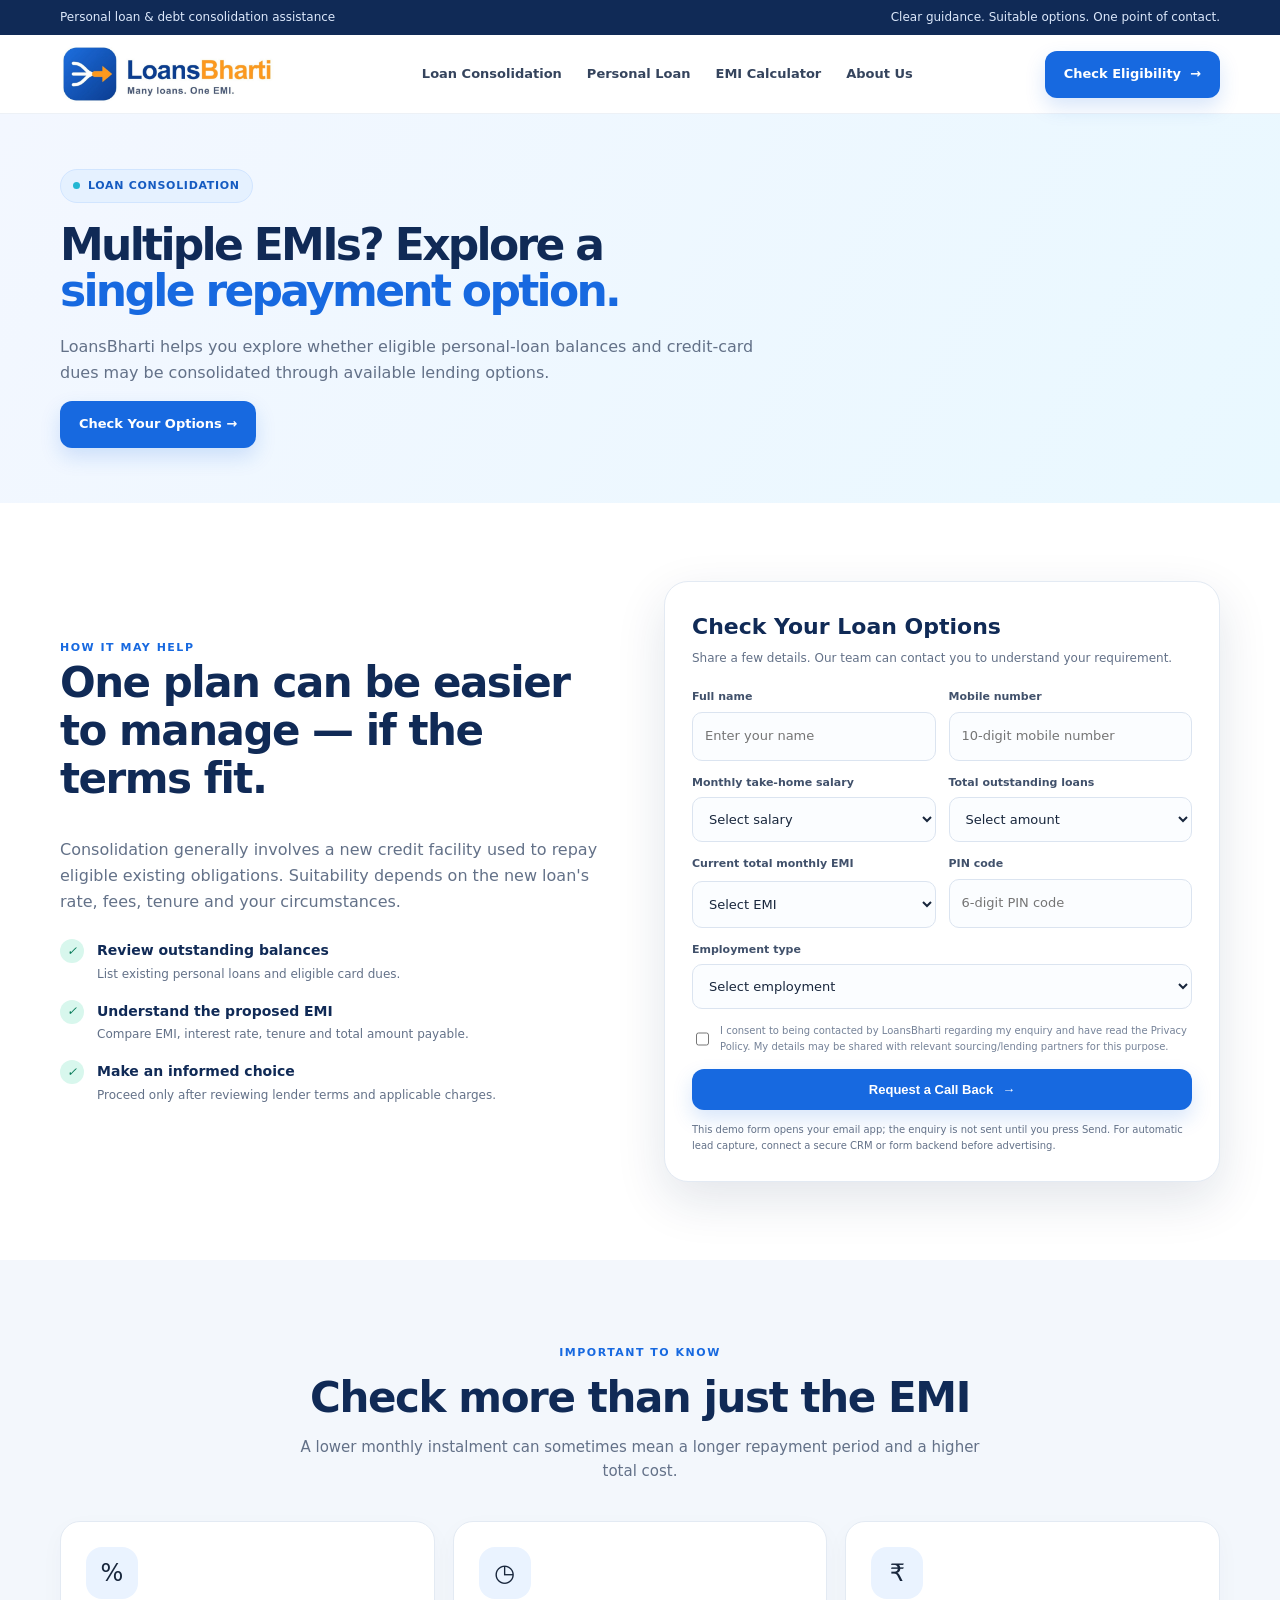
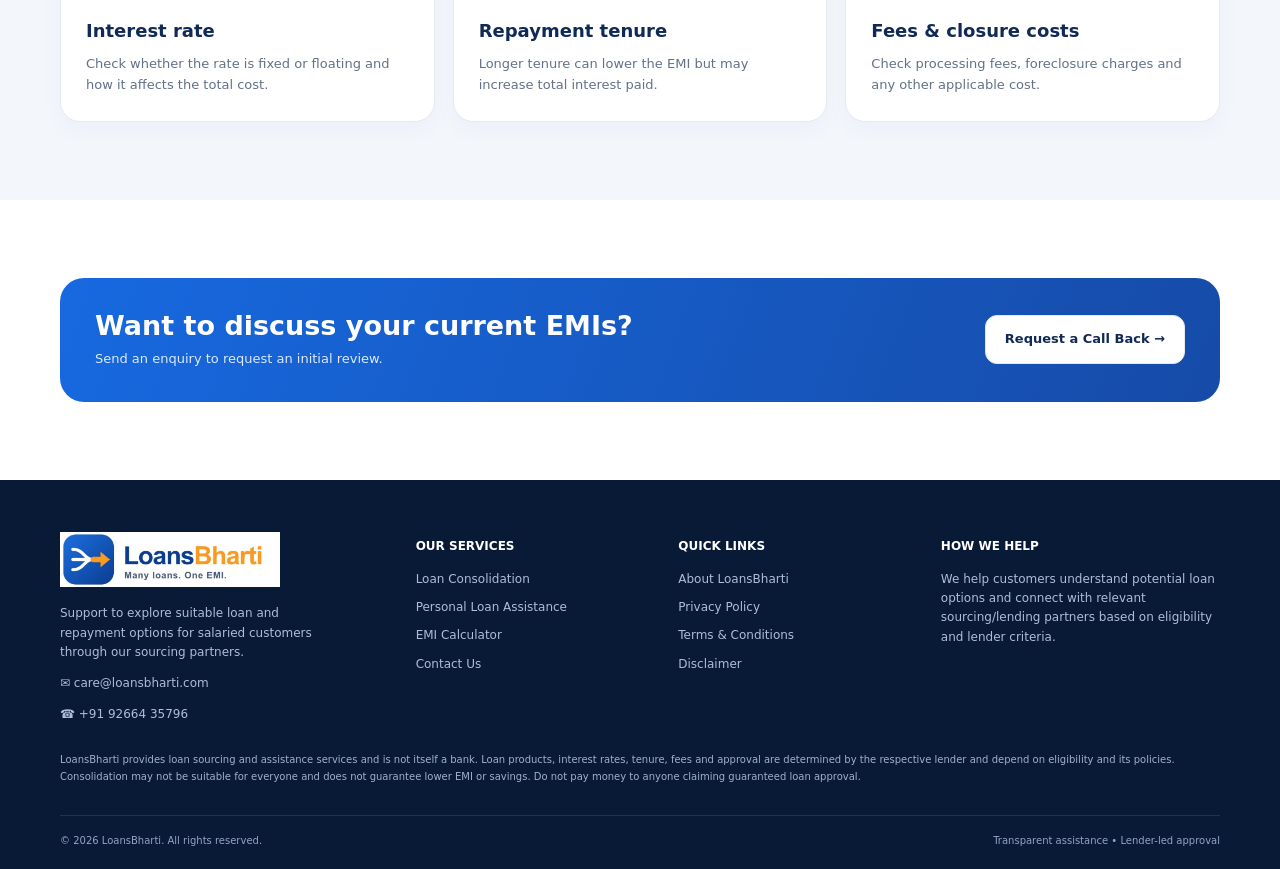
<file: loan-consolidation.html>
<!doctype html><html lang="en"><head><meta charset="utf-8"><meta name="viewport" content="width=device-width,initial-scale=1"><meta name="description" content="Explore loan consolidation assistance with LoansBharti and understand how eligible outstanding loans may be combined."><title>Loan Consolidation | LoansBharti</title><link rel="icon" href="assets/favicon.png" type="image/png"><link rel="stylesheet" href="assets/styles.css"></head><body>
<div class="topbar"><div class="container"><span>Personal loan & debt consolidation assistance</span><span>Clear guidance. Suitable options. One point of contact.</span></div></div>
<header class="header"><div class="container nav">
<a class="brand" href="index.html" aria-label="LoansBharti home"><img class="brand-logo" src="assets/loansbharti-logo.jpg" alt="LoansBharti — Many loans. One EMI."></a>
<nav class="navlinks"><a href="loan-consolidation.html">Loan Consolidation</a><a href="personal-loan-assistance.html">Personal Loan</a><a href="emi-calculator.html">EMI Calculator</a><a href="about-us.html">About Us</a></nav>
<a class="btn btn-primary nav-cta" href="index.html#eligibility">Check Eligibility <span>→</span></a><button class="menu-toggle" aria-label="Open menu" aria-expanded="false">☰</button>
</div><nav class="mobile-menu"><a href="loan-consolidation.html">Loan Consolidation</a><a href="personal-loan-assistance.html">Personal Loan Assistance</a><a href="emi-calculator.html">EMI Calculator</a><a href="about-us.html">About Us</a><a href="contact-us.html">Contact</a><a href="index.html#eligibility">Check Eligibility →</a></nav></header>

<main><div class="page-hero"><div class="container"><span class="eyebrow">Loan consolidation</span><h1>Multiple EMIs? Explore a<br><span class="gradient-text">single repayment option.</span></h1><p>LoansBharti helps you explore whether eligible personal-loan balances and credit-card dues may be consolidated through available lending options.</p><a class="btn btn-primary" href="index.html#eligibility">Check Your Options →</a></div></div>
<section><div class="container split"><div><span class="kicker">How it may help</span><h2>One plan can be easier to manage — if the terms fit.</h2><p>Consolidation generally involves a new credit facility used to repay eligible existing obligations. Suitability depends on the new loan's rate, fees, tenure and your circumstances.</p><div class="benefit-list"><div class="benefit"><i class="check">✓</i><div><strong>Review outstanding balances</strong><p>List existing personal loans and eligible card dues.</p></div></div><div class="benefit"><i class="check">✓</i><div><strong>Understand the proposed EMI</strong><p>Compare EMI, interest rate, tenure and total amount payable.</p></div></div><div class="benefit"><i class="check">✓</i><div><strong>Make an informed choice</strong><p>Proceed only after reviewing lender terms and applicable charges.</p></div></div></div></div>
<div class="form-card" id="eligibility"><h3>Check Your Loan Options</h3><p>Share a few details. Our team can contact you to understand your requirement.</p>
<form data-lead-form>
<div class="form-grid">
<div class="field"><label for="name">Full name</label><input id="name" name="Name" placeholder="Enter your name" required autocomplete="name"></div>
<div class="field"><label for="mobile">Mobile number</label><input id="mobile" name="Mobile" type="tel" inputmode="numeric" pattern="[6-9][0-9]{9}" maxlength="10" placeholder="10-digit mobile number" required></div>
<div class="field"><label for="salary">Monthly take-home salary</label><select id="salary" name="Monthly salary" required><option value="">Select salary</option><option>₹25,000–₹40,000</option><option>₹40,001–₹60,000</option><option>₹60,001–₹1,00,000</option><option>Above ₹1,00,000</option></select></div>
<div class="field"><label for="outstanding">Total outstanding loans</label><select id="outstanding" name="Total outstanding loans" required><option value="">Select amount</option><option>Below ₹2 lakh</option><option>₹2–5 lakh</option><option>₹5–10 lakh</option><option>₹10–20 lakh</option><option>Above ₹20 lakh</option></select></div>
<div class="field"><label for="emi">Current total monthly EMI</label><select id="emi" name="Current monthly EMI" required><option value="">Select EMI</option><option>Below ₹10,000</option><option>₹10,000–₹20,000</option><option>₹20,001–₹40,000</option><option>Above ₹40,000</option></select></div>
<div class="field"><label for="pin">PIN code</label><input id="pin" name="PIN code" inputmode="numeric" pattern="[0-9]{6}" maxlength="6" placeholder="6-digit PIN code" required></div>
<div class="field full"><label for="employment">Employment type</label><select id="employment" name="Employment type" required><option value="">Select employment</option><option>Salaried</option><option>Self-employed</option></select></div>
</div>
<label class="consent"><input type="checkbox" name="Consent" value="Yes" required><span>I consent to being contacted by LoansBharti regarding my enquiry and have read the Privacy Policy. My details may be shared with relevant sourcing/lending partners for this purpose.</span></label>
<button class="btn btn-primary" type="submit">Request a Call Back <span>→</span></button><div class="form-message" role="status"></div>
</form><p style="font-size:10px;margin:12px 0 0">This demo form opens your email app; the enquiry is not sent until you press Send. For automatic lead capture, connect a secure CRM or form backend before advertising.</p></div>
</div></section>
<section class="soft-section"><div class="container"><div class="section-head"><span class="kicker">Important to know</span><h2>Check more than just the EMI</h2><p>A lower monthly instalment can sometimes mean a longer repayment period and a higher total cost.</p></div><div class="cards"><div class="card"><div class="card-icon">%</div><h3>Interest rate</h3><p>Check whether the rate is fixed or floating and how it affects the total cost.</p></div><div class="card"><div class="card-icon">◷</div><h3>Repayment tenure</h3><p>Longer tenure can lower the EMI but may increase total interest paid.</p></div><div class="card"><div class="card-icon">₹</div><h3>Fees & closure costs</h3><p>Check processing fees, foreclosure charges and any other applicable cost.</p></div></div></div></section>
<section><div class="container"><div class="cta-band"><div><h2>Want to discuss your current EMIs?</h2><p>Send an enquiry to request an initial review.</p></div><a class="btn btn-light" href="index.html#eligibility">Request a Call Back →</a></div></div></section></main>
<footer class="footer"><div class="container"><div class="footer-grid">
<div><a class="brand" href="index.html"><img class="brand-logo" src="assets/loansbharti-logo.jpg" alt="LoansBharti — Many loans. One EMI."></a><p style="margin-top:17px;max-width:280px">Support to explore suitable loan and repayment options for salaried customers through our sourcing partners.</p><p>✉ care@loansbharti.com</p><p>☎ +91 92664 35796</p></div>
<div><h4>OUR SERVICES</h4><div class="footer-links"><a href="loan-consolidation.html">Loan Consolidation</a><a href="personal-loan-assistance.html">Personal Loan Assistance</a><a href="emi-calculator.html">EMI Calculator</a><a href="contact-us.html">Contact Us</a></div></div>
<div><h4>QUICK LINKS</h4><div class="footer-links"><a href="about-us.html">About LoansBharti</a><a href="privacy-policy.html">Privacy Policy</a><a href="terms-and-conditions.html">Terms & Conditions</a><a href="disclaimer.html">Disclaimer</a></div></div>
<div><h4>HOW WE HELP</h4><p>We help customers understand potential loan options and connect with relevant sourcing/lending partners based on eligibility and lender criteria.</p></div>
</div><div class="disclaimer">LoansBharti provides loan sourcing and assistance services and is not itself a bank. Loan products, interest rates, tenure, fees and approval are determined by the respective lender and depend on eligibility and its policies. Consolidation may not be suitable for everyone and does not guarantee lower EMI or savings. Do not pay money to anyone claiming guaranteed loan approval.</div><div class="footer-bottom"><span>© <span data-year></span> LoansBharti. All rights reserved.</span><span>Transparent assistance • Lender-led approval</span></div></div></footer><script src="assets/site.js"></script>
</body></html>
</file>
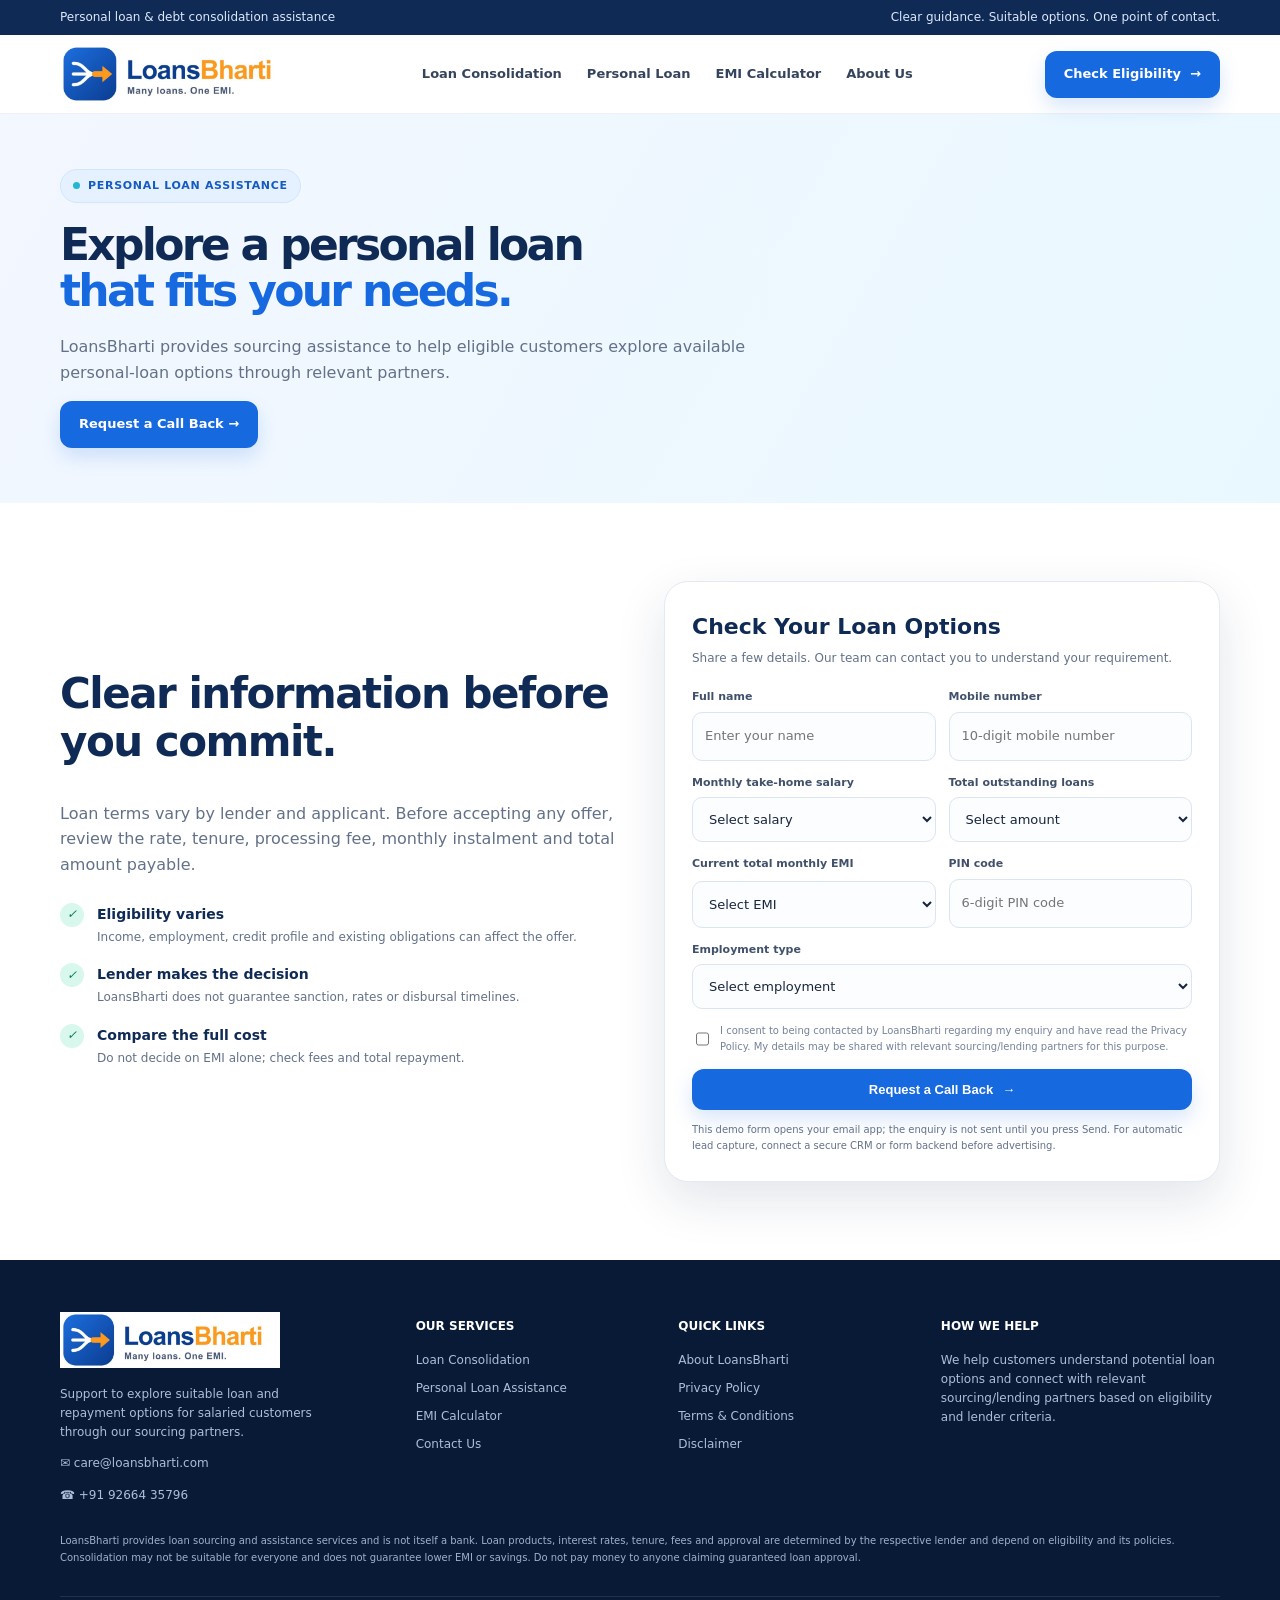
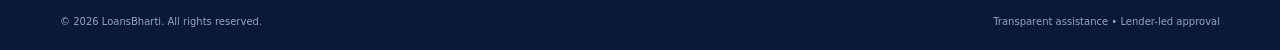
<file: personal-loan-assistance.html>
<!doctype html><html lang="en"><head><meta charset="utf-8"><meta name="viewport" content="width=device-width,initial-scale=1"><meta name="description" content="Personal loan sourcing assistance from LoansBharti. Explore available options subject to lender eligibility."><title>Personal Loan Assistance | LoansBharti</title><link rel="icon" href="assets/favicon.png" type="image/png"><link rel="stylesheet" href="assets/styles.css"></head><body>
<div class="topbar"><div class="container"><span>Personal loan & debt consolidation assistance</span><span>Clear guidance. Suitable options. One point of contact.</span></div></div>
<header class="header"><div class="container nav">
<a class="brand" href="index.html" aria-label="LoansBharti home"><img class="brand-logo" src="assets/loansbharti-logo.jpg" alt="LoansBharti — Many loans. One EMI."></a>
<nav class="navlinks"><a href="loan-consolidation.html">Loan Consolidation</a><a href="personal-loan-assistance.html">Personal Loan</a><a href="emi-calculator.html">EMI Calculator</a><a href="about-us.html">About Us</a></nav>
<a class="btn btn-primary nav-cta" href="index.html#eligibility">Check Eligibility <span>→</span></a><button class="menu-toggle" aria-label="Open menu" aria-expanded="false">☰</button>
</div><nav class="mobile-menu"><a href="loan-consolidation.html">Loan Consolidation</a><a href="personal-loan-assistance.html">Personal Loan Assistance</a><a href="emi-calculator.html">EMI Calculator</a><a href="about-us.html">About Us</a><a href="contact-us.html">Contact</a><a href="index.html#eligibility">Check Eligibility →</a></nav></header>

<main><div class="page-hero"><div class="container"><span class="eyebrow">Personal loan assistance</span><h1>Explore a personal loan<br><span class="gradient-text">that fits your needs.</span></h1><p>LoansBharti provides sourcing assistance to help eligible customers explore available personal-loan options through relevant partners.</p><a class="btn btn-primary" href="index.html#eligibility">Request a Call Back →</a></div></div><section><div class="container split"><div><h2>Clear information before you commit.</h2><p>Loan terms vary by lender and applicant. Before accepting any offer, review the rate, tenure, processing fee, monthly instalment and total amount payable.</p><div class="benefit-list"><div class="benefit"><i class="check">✓</i><div><strong>Eligibility varies</strong><p>Income, employment, credit profile and existing obligations can affect the offer.</p></div></div><div class="benefit"><i class="check">✓</i><div><strong>Lender makes the decision</strong><p>LoansBharti does not guarantee sanction, rates or disbursal timelines.</p></div></div><div class="benefit"><i class="check">✓</i><div><strong>Compare the full cost</strong><p>Do not decide on EMI alone; check fees and total repayment.</p></div></div></div></div>
<div class="form-card" id="eligibility"><h3>Check Your Loan Options</h3><p>Share a few details. Our team can contact you to understand your requirement.</p>
<form data-lead-form>
<div class="form-grid">
<div class="field"><label for="name">Full name</label><input id="name" name="Name" placeholder="Enter your name" required autocomplete="name"></div>
<div class="field"><label for="mobile">Mobile number</label><input id="mobile" name="Mobile" type="tel" inputmode="numeric" pattern="[6-9][0-9]{9}" maxlength="10" placeholder="10-digit mobile number" required></div>
<div class="field"><label for="salary">Monthly take-home salary</label><select id="salary" name="Monthly salary" required><option value="">Select salary</option><option>₹25,000–₹40,000</option><option>₹40,001–₹60,000</option><option>₹60,001–₹1,00,000</option><option>Above ₹1,00,000</option></select></div>
<div class="field"><label for="outstanding">Total outstanding loans</label><select id="outstanding" name="Total outstanding loans" required><option value="">Select amount</option><option>Below ₹2 lakh</option><option>₹2–5 lakh</option><option>₹5–10 lakh</option><option>₹10–20 lakh</option><option>Above ₹20 lakh</option></select></div>
<div class="field"><label for="emi">Current total monthly EMI</label><select id="emi" name="Current monthly EMI" required><option value="">Select EMI</option><option>Below ₹10,000</option><option>₹10,000–₹20,000</option><option>₹20,001–₹40,000</option><option>Above ₹40,000</option></select></div>
<div class="field"><label for="pin">PIN code</label><input id="pin" name="PIN code" inputmode="numeric" pattern="[0-9]{6}" maxlength="6" placeholder="6-digit PIN code" required></div>
<div class="field full"><label for="employment">Employment type</label><select id="employment" name="Employment type" required><option value="">Select employment</option><option>Salaried</option><option>Self-employed</option></select></div>
</div>
<label class="consent"><input type="checkbox" name="Consent" value="Yes" required><span>I consent to being contacted by LoansBharti regarding my enquiry and have read the Privacy Policy. My details may be shared with relevant sourcing/lending partners for this purpose.</span></label>
<button class="btn btn-primary" type="submit">Request a Call Back <span>→</span></button><div class="form-message" role="status"></div>
</form><p style="font-size:10px;margin:12px 0 0">This demo form opens your email app; the enquiry is not sent until you press Send. For automatic lead capture, connect a secure CRM or form backend before advertising.</p></div>
</div></section></main>
<footer class="footer"><div class="container"><div class="footer-grid">
<div><a class="brand" href="index.html"><img class="brand-logo" src="assets/loansbharti-logo.jpg" alt="LoansBharti — Many loans. One EMI."></a><p style="margin-top:17px;max-width:280px">Support to explore suitable loan and repayment options for salaried customers through our sourcing partners.</p><p>✉ care@loansbharti.com</p><p>☎ +91 92664 35796</p></div>
<div><h4>OUR SERVICES</h4><div class="footer-links"><a href="loan-consolidation.html">Loan Consolidation</a><a href="personal-loan-assistance.html">Personal Loan Assistance</a><a href="emi-calculator.html">EMI Calculator</a><a href="contact-us.html">Contact Us</a></div></div>
<div><h4>QUICK LINKS</h4><div class="footer-links"><a href="about-us.html">About LoansBharti</a><a href="privacy-policy.html">Privacy Policy</a><a href="terms-and-conditions.html">Terms & Conditions</a><a href="disclaimer.html">Disclaimer</a></div></div>
<div><h4>HOW WE HELP</h4><p>We help customers understand potential loan options and connect with relevant sourcing/lending partners based on eligibility and lender criteria.</p></div>
</div><div class="disclaimer">LoansBharti provides loan sourcing and assistance services and is not itself a bank. Loan products, interest rates, tenure, fees and approval are determined by the respective lender and depend on eligibility and its policies. Consolidation may not be suitable for everyone and does not guarantee lower EMI or savings. Do not pay money to anyone claiming guaranteed loan approval.</div><div class="footer-bottom"><span>© <span data-year></span> LoansBharti. All rights reserved.</span><span>Transparent assistance • Lender-led approval</span></div></div></footer><script src="assets/site.js"></script>
</body></html>
</file>
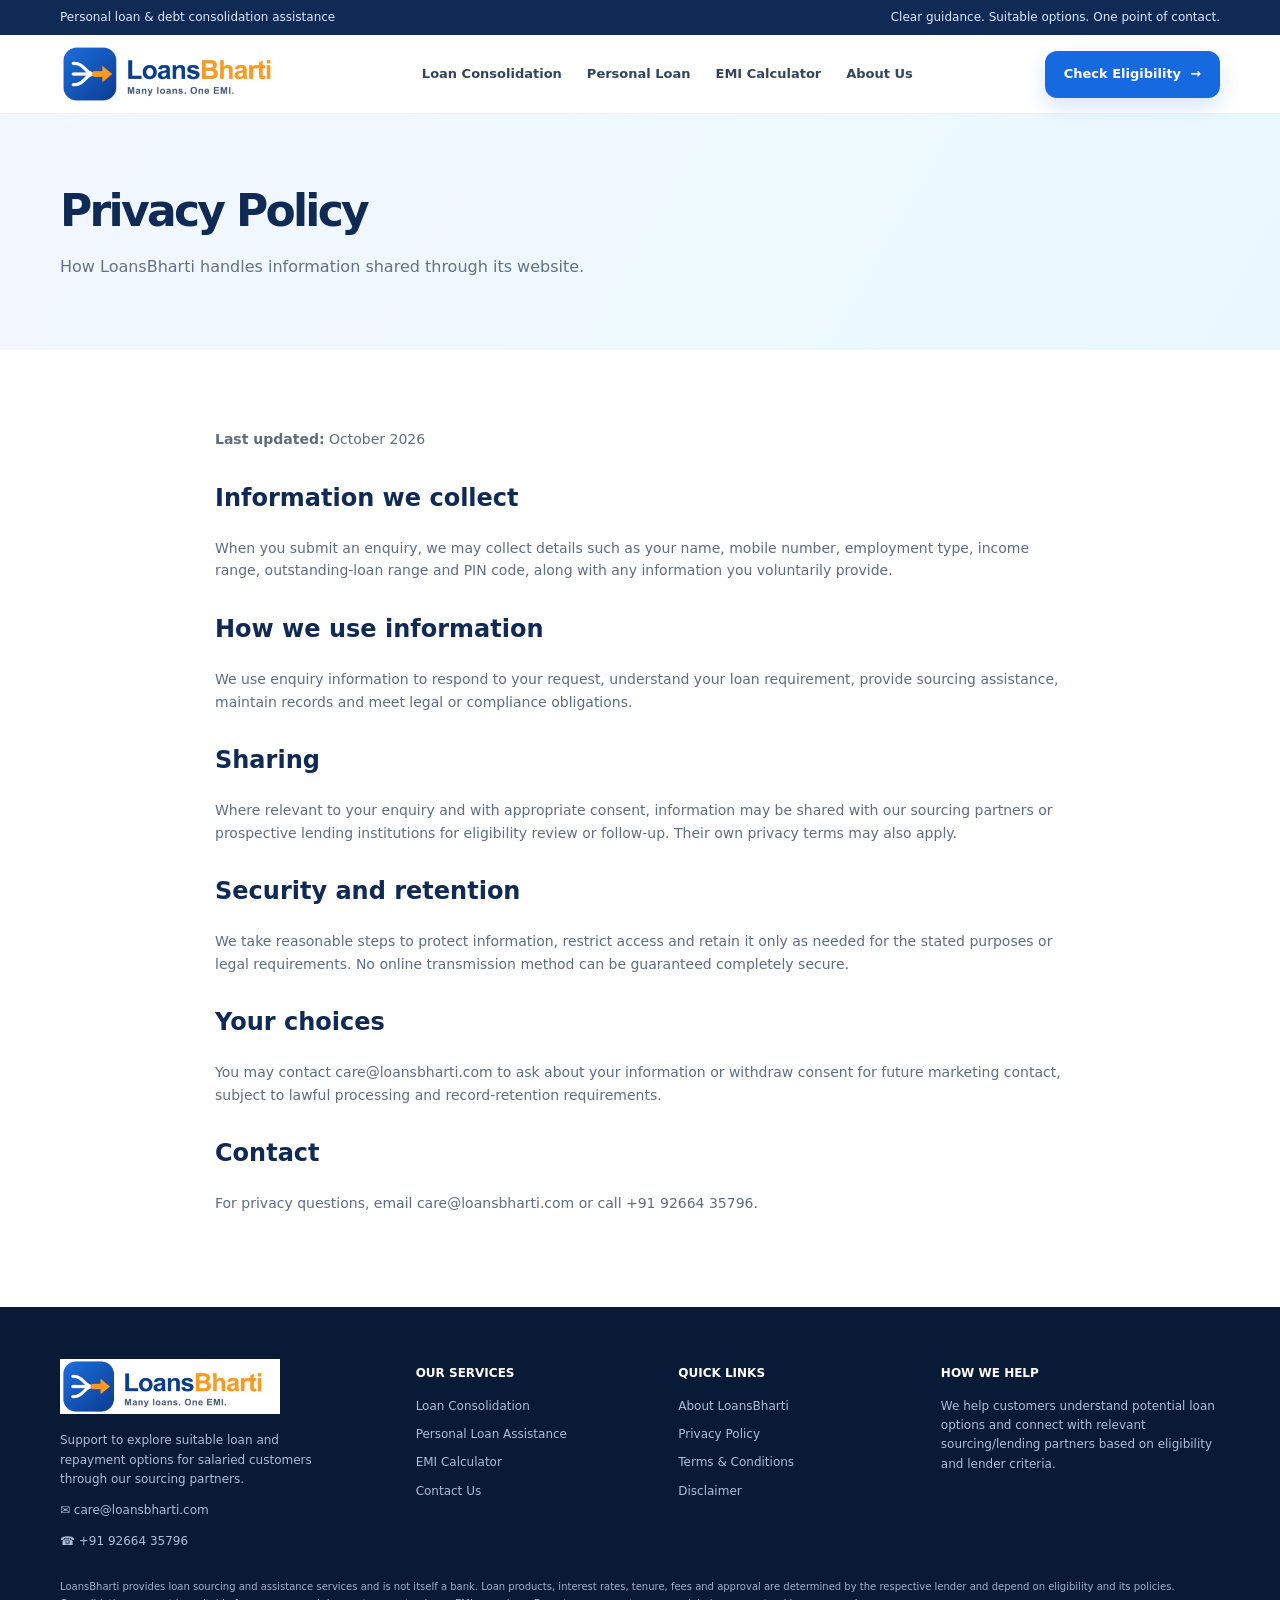
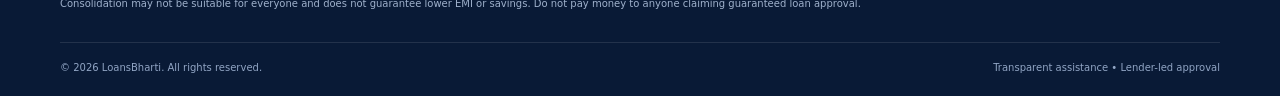
<file: privacy-policy.html>
<!doctype html><html lang="en"><head><meta charset="utf-8"><meta name="viewport" content="width=device-width,initial-scale=1"><title>Privacy Policy | LoansBharti</title><link rel="icon" href="assets/favicon.png" type="image/png"><link rel="stylesheet" href="assets/styles.css"></head><body>
<div class="topbar"><div class="container"><span>Personal loan & debt consolidation assistance</span><span>Clear guidance. Suitable options. One point of contact.</span></div></div>
<header class="header"><div class="container nav">
<a class="brand" href="index.html" aria-label="LoansBharti home"><img class="brand-logo" src="assets/loansbharti-logo.jpg" alt="LoansBharti — Many loans. One EMI."></a>
<nav class="navlinks"><a href="loan-consolidation.html">Loan Consolidation</a><a href="personal-loan-assistance.html">Personal Loan</a><a href="emi-calculator.html">EMI Calculator</a><a href="about-us.html">About Us</a></nav>
<a class="btn btn-primary nav-cta" href="index.html#eligibility">Check Eligibility <span>→</span></a><button class="menu-toggle" aria-label="Open menu" aria-expanded="false">☰</button>
</div><nav class="mobile-menu"><a href="loan-consolidation.html">Loan Consolidation</a><a href="personal-loan-assistance.html">Personal Loan Assistance</a><a href="emi-calculator.html">EMI Calculator</a><a href="about-us.html">About Us</a><a href="contact-us.html">Contact</a><a href="index.html#eligibility">Check Eligibility →</a></nav></header>

<main><div class="page-hero"><div class="container"><h1>Privacy Policy</h1><p>How LoansBharti handles information shared through its website.</p></div></div><section><div class="container content"><p><b>Last updated:</b> October 2026</p><h2>Information we collect</h2><p>When you submit an enquiry, we may collect details such as your name, mobile number, employment type, income range, outstanding-loan range and PIN code, along with any information you voluntarily provide.</p><h2>How we use information</h2><p>We use enquiry information to respond to your request, understand your loan requirement, provide sourcing assistance, maintain records and meet legal or compliance obligations.</p><h2>Sharing</h2><p>Where relevant to your enquiry and with appropriate consent, information may be shared with our sourcing partners or prospective lending institutions for eligibility review or follow-up. Their own privacy terms may also apply.</p><h2>Security and retention</h2><p>We take reasonable steps to protect information, restrict access and retain it only as needed for the stated purposes or legal requirements. No online transmission method can be guaranteed completely secure.</p><h2>Your choices</h2><p>You may contact care@loansbharti.com to ask about your information or withdraw consent for future marketing contact, subject to lawful processing and record-retention requirements.</p><h2>Contact</h2><p>For privacy questions, email care@loansbharti.com or call +91 92664 35796.</p></div></section></main>
<footer class="footer"><div class="container"><div class="footer-grid">
<div><a class="brand" href="index.html"><img class="brand-logo" src="assets/loansbharti-logo.jpg" alt="LoansBharti — Many loans. One EMI."></a><p style="margin-top:17px;max-width:280px">Support to explore suitable loan and repayment options for salaried customers through our sourcing partners.</p><p>✉ care@loansbharti.com</p><p>☎ +91 92664 35796</p></div>
<div><h4>OUR SERVICES</h4><div class="footer-links"><a href="loan-consolidation.html">Loan Consolidation</a><a href="personal-loan-assistance.html">Personal Loan Assistance</a><a href="emi-calculator.html">EMI Calculator</a><a href="contact-us.html">Contact Us</a></div></div>
<div><h4>QUICK LINKS</h4><div class="footer-links"><a href="about-us.html">About LoansBharti</a><a href="privacy-policy.html">Privacy Policy</a><a href="terms-and-conditions.html">Terms & Conditions</a><a href="disclaimer.html">Disclaimer</a></div></div>
<div><h4>HOW WE HELP</h4><p>We help customers understand potential loan options and connect with relevant sourcing/lending partners based on eligibility and lender criteria.</p></div>
</div><div class="disclaimer">LoansBharti provides loan sourcing and assistance services and is not itself a bank. Loan products, interest rates, tenure, fees and approval are determined by the respective lender and depend on eligibility and its policies. Consolidation may not be suitable for everyone and does not guarantee lower EMI or savings. Do not pay money to anyone claiming guaranteed loan approval.</div><div class="footer-bottom"><span>© <span data-year></span> LoansBharti. All rights reserved.</span><span>Transparent assistance • Lender-led approval</span></div></div></footer><script src="assets/site.js"></script>
</body></html>
</file>
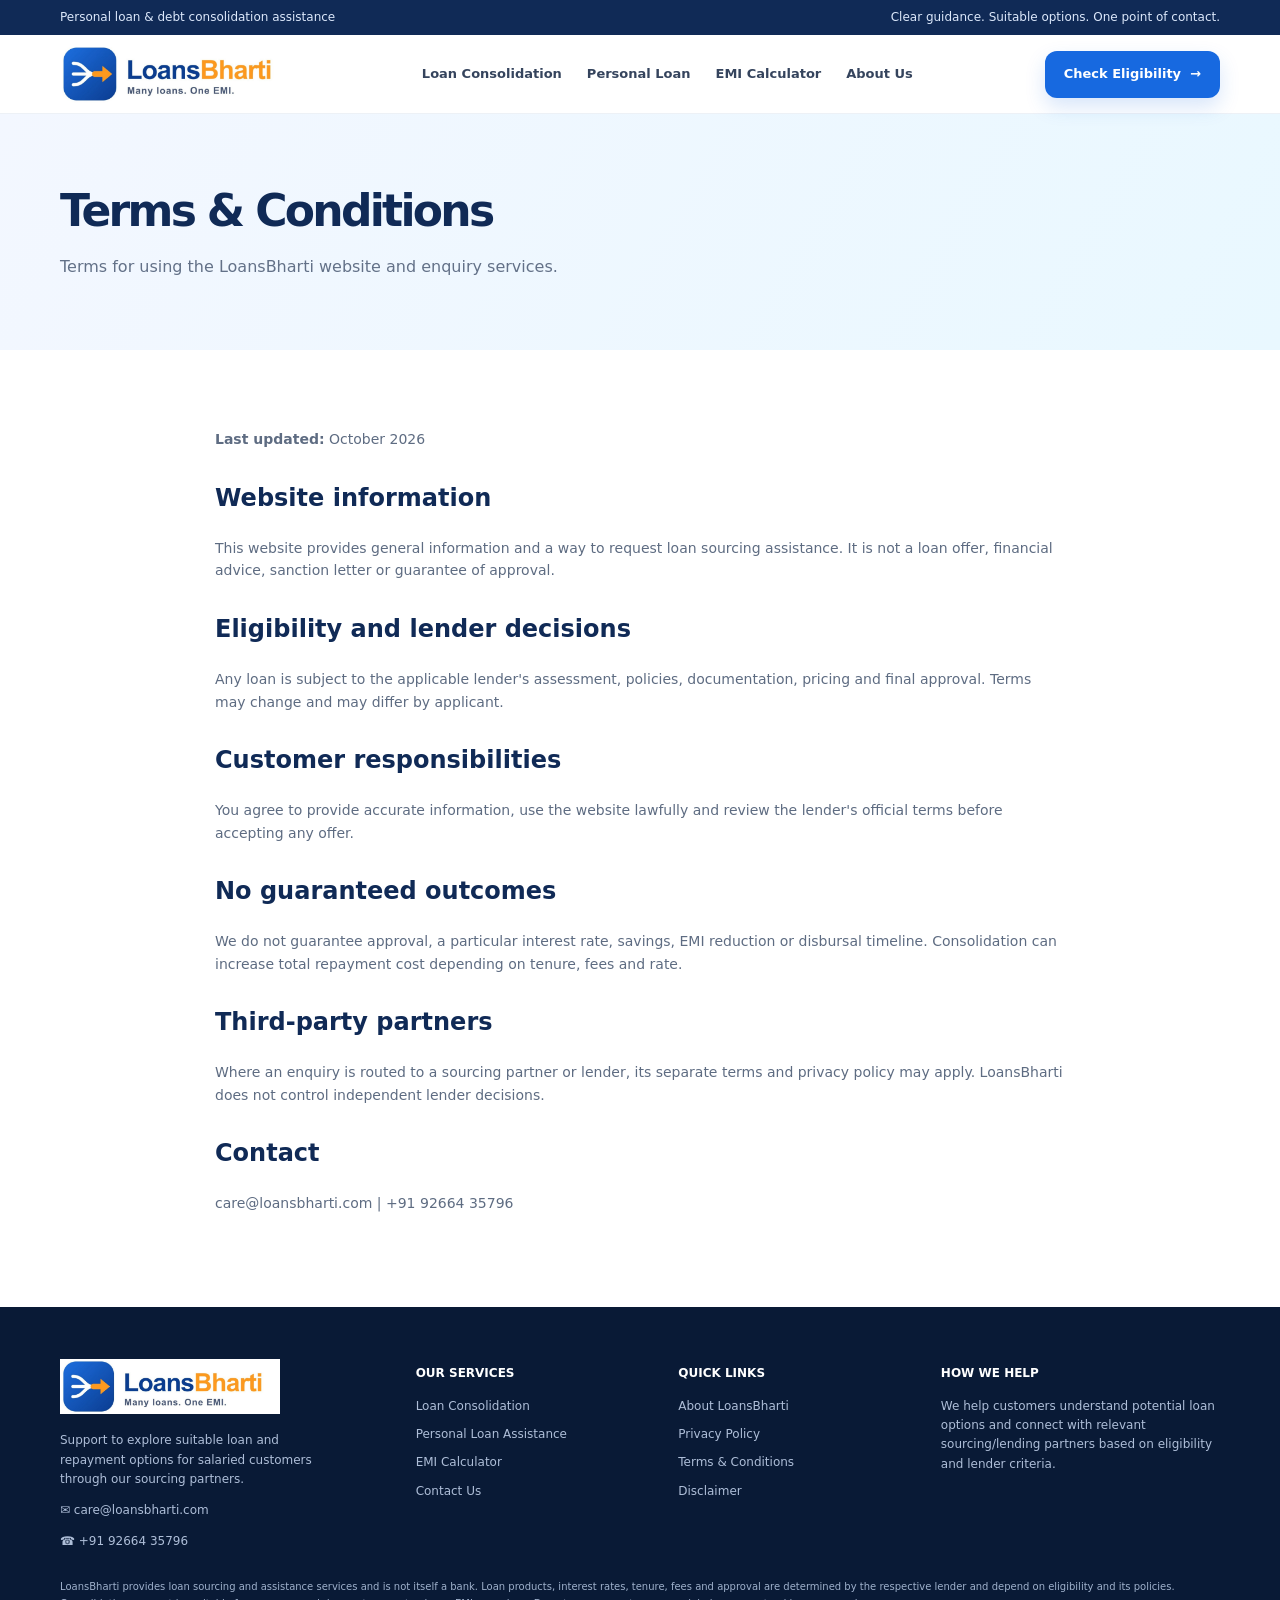
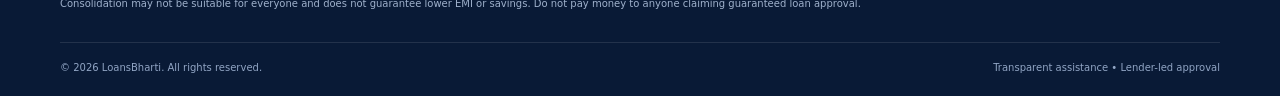
<file: terms-and-conditions.html>
<!doctype html><html lang="en"><head><meta charset="utf-8"><meta name="viewport" content="width=device-width,initial-scale=1"><title>Terms & Conditions | LoansBharti</title><link rel="icon" href="assets/favicon.png" type="image/png"><link rel="stylesheet" href="assets/styles.css"></head><body>
<div class="topbar"><div class="container"><span>Personal loan & debt consolidation assistance</span><span>Clear guidance. Suitable options. One point of contact.</span></div></div>
<header class="header"><div class="container nav">
<a class="brand" href="index.html" aria-label="LoansBharti home"><img class="brand-logo" src="assets/loansbharti-logo.jpg" alt="LoansBharti — Many loans. One EMI."></a>
<nav class="navlinks"><a href="loan-consolidation.html">Loan Consolidation</a><a href="personal-loan-assistance.html">Personal Loan</a><a href="emi-calculator.html">EMI Calculator</a><a href="about-us.html">About Us</a></nav>
<a class="btn btn-primary nav-cta" href="index.html#eligibility">Check Eligibility <span>→</span></a><button class="menu-toggle" aria-label="Open menu" aria-expanded="false">☰</button>
</div><nav class="mobile-menu"><a href="loan-consolidation.html">Loan Consolidation</a><a href="personal-loan-assistance.html">Personal Loan Assistance</a><a href="emi-calculator.html">EMI Calculator</a><a href="about-us.html">About Us</a><a href="contact-us.html">Contact</a><a href="index.html#eligibility">Check Eligibility →</a></nav></header>

<main><div class="page-hero"><div class="container"><h1>Terms & Conditions</h1><p>Terms for using the LoansBharti website and enquiry services.</p></div></div><section><div class="container content"><p><b>Last updated:</b> October 2026</p><h2>Website information</h2><p>This website provides general information and a way to request loan sourcing assistance. It is not a loan offer, financial advice, sanction letter or guarantee of approval.</p><h2>Eligibility and lender decisions</h2><p>Any loan is subject to the applicable lender's assessment, policies, documentation, pricing and final approval. Terms may change and may differ by applicant.</p><h2>Customer responsibilities</h2><p>You agree to provide accurate information, use the website lawfully and review the lender's official terms before accepting any offer.</p><h2>No guaranteed outcomes</h2><p>We do not guarantee approval, a particular interest rate, savings, EMI reduction or disbursal timeline. Consolidation can increase total repayment cost depending on tenure, fees and rate.</p><h2>Third-party partners</h2><p>Where an enquiry is routed to a sourcing partner or lender, its separate terms and privacy policy may apply. LoansBharti does not control independent lender decisions.</p><h2>Contact</h2><p>care@loansbharti.com | +91 92664 35796</p></div></section></main>
<footer class="footer"><div class="container"><div class="footer-grid">
<div><a class="brand" href="index.html"><img class="brand-logo" src="assets/loansbharti-logo.jpg" alt="LoansBharti — Many loans. One EMI."></a><p style="margin-top:17px;max-width:280px">Support to explore suitable loan and repayment options for salaried customers through our sourcing partners.</p><p>✉ care@loansbharti.com</p><p>☎ +91 92664 35796</p></div>
<div><h4>OUR SERVICES</h4><div class="footer-links"><a href="loan-consolidation.html">Loan Consolidation</a><a href="personal-loan-assistance.html">Personal Loan Assistance</a><a href="emi-calculator.html">EMI Calculator</a><a href="contact-us.html">Contact Us</a></div></div>
<div><h4>QUICK LINKS</h4><div class="footer-links"><a href="about-us.html">About LoansBharti</a><a href="privacy-policy.html">Privacy Policy</a><a href="terms-and-conditions.html">Terms & Conditions</a><a href="disclaimer.html">Disclaimer</a></div></div>
<div><h4>HOW WE HELP</h4><p>We help customers understand potential loan options and connect with relevant sourcing/lending partners based on eligibility and lender criteria.</p></div>
</div><div class="disclaimer">LoansBharti provides loan sourcing and assistance services and is not itself a bank. Loan products, interest rates, tenure, fees and approval are determined by the respective lender and depend on eligibility and its policies. Consolidation may not be suitable for everyone and does not guarantee lower EMI or savings. Do not pay money to anyone claiming guaranteed loan approval.</div><div class="footer-bottom"><span>© <span data-year></span> LoansBharti. All rights reserved.</span><span>Transparent assistance • Lender-led approval</span></div></div></footer><script src="assets/site.js"></script>
</body></html>
</file>
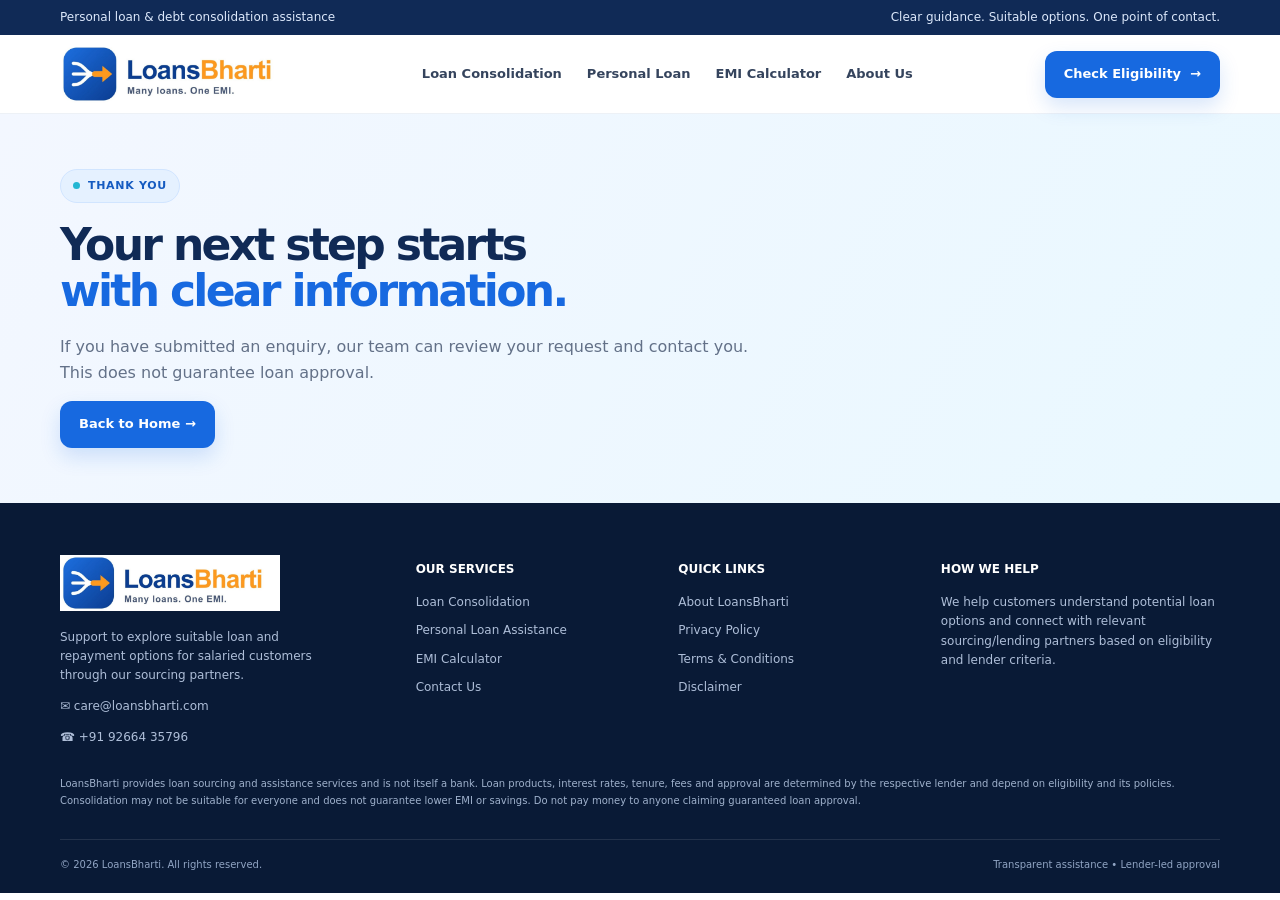
<file: thank-you.html>
<!doctype html><html lang="en"><head><meta charset="utf-8"><meta name="viewport" content="width=device-width,initial-scale=1"><title>Thank You | LoansBharti</title><link rel="icon" href="assets/favicon.png" type="image/png"><link rel="stylesheet" href="assets/styles.css"></head><body>
<div class="topbar"><div class="container"><span>Personal loan & debt consolidation assistance</span><span>Clear guidance. Suitable options. One point of contact.</span></div></div>
<header class="header"><div class="container nav">
<a class="brand" href="index.html" aria-label="LoansBharti home"><img class="brand-logo" src="assets/loansbharti-logo.jpg" alt="LoansBharti — Many loans. One EMI."></a>
<nav class="navlinks"><a href="loan-consolidation.html">Loan Consolidation</a><a href="personal-loan-assistance.html">Personal Loan</a><a href="emi-calculator.html">EMI Calculator</a><a href="about-us.html">About Us</a></nav>
<a class="btn btn-primary nav-cta" href="index.html#eligibility">Check Eligibility <span>→</span></a><button class="menu-toggle" aria-label="Open menu" aria-expanded="false">☰</button>
</div><nav class="mobile-menu"><a href="loan-consolidation.html">Loan Consolidation</a><a href="personal-loan-assistance.html">Personal Loan Assistance</a><a href="emi-calculator.html">EMI Calculator</a><a href="about-us.html">About Us</a><a href="contact-us.html">Contact</a><a href="index.html#eligibility">Check Eligibility →</a></nav></header>
<main><section class="page-hero"><div class="container"><span class="eyebrow">Thank you</span><h1>Your next step starts<br><span class="gradient-text">with clear information.</span></h1><p>If you have submitted an enquiry, our team can review your request and contact you. This does not guarantee loan approval.</p><a class="btn btn-primary" href="index.html">Back to Home →</a></div></section></main>
<footer class="footer"><div class="container"><div class="footer-grid">
<div><a class="brand" href="index.html"><img class="brand-logo" src="assets/loansbharti-logo.jpg" alt="LoansBharti — Many loans. One EMI."></a><p style="margin-top:17px;max-width:280px">Support to explore suitable loan and repayment options for salaried customers through our sourcing partners.</p><p>✉ care@loansbharti.com</p><p>☎ +91 92664 35796</p></div>
<div><h4>OUR SERVICES</h4><div class="footer-links"><a href="loan-consolidation.html">Loan Consolidation</a><a href="personal-loan-assistance.html">Personal Loan Assistance</a><a href="emi-calculator.html">EMI Calculator</a><a href="contact-us.html">Contact Us</a></div></div>
<div><h4>QUICK LINKS</h4><div class="footer-links"><a href="about-us.html">About LoansBharti</a><a href="privacy-policy.html">Privacy Policy</a><a href="terms-and-conditions.html">Terms & Conditions</a><a href="disclaimer.html">Disclaimer</a></div></div>
<div><h4>HOW WE HELP</h4><p>We help customers understand potential loan options and connect with relevant sourcing/lending partners based on eligibility and lender criteria.</p></div>
</div><div class="disclaimer">LoansBharti provides loan sourcing and assistance services and is not itself a bank. Loan products, interest rates, tenure, fees and approval are determined by the respective lender and depend on eligibility and its policies. Consolidation may not be suitable for everyone and does not guarantee lower EMI or savings. Do not pay money to anyone claiming guaranteed loan approval.</div><div class="footer-bottom"><span>© <span data-year></span> LoansBharti. All rights reserved.</span><span>Transparent assistance • Lender-led approval</span></div></div></footer><script src="assets/site.js"></script>
</body></html>
</file>
<file: assets/styles.css>
:root{--navy:#102a56;--blue:#1769e0;--cyan:#35c5df;--ink:#18263c;--muted:#637188;--line:#e3eaf3;--pale:#f3f7fc;--white:#fff;--green:#138a66;--shadow:0 18px 50px rgba(16,42,86,.12);--radius:22px}
*{box-sizing:border-box}html{scroll-behavior:smooth}body{margin:0;font-family:Inter,ui-sans-serif,system-ui,-apple-system,"Segoe UI",sans-serif;color:var(--ink);line-height:1.6;background:#fff}a{color:inherit;text-decoration:none}img{max-width:100%;display:block}.container{width:min(1160px,calc(100% - 40px));margin:auto}.topbar{background:var(--navy);color:#dce8fb;font-size:12px;padding:8px 0}.topbar .container{display:flex;justify-content:space-between;gap:12px;flex-wrap:wrap}.header{position:sticky;top:0;z-index:20;background:rgba(255,255,255,.96);backdrop-filter:blur(14px);border-bottom:1px solid #edf1f6}.nav{height:78px;display:flex;align-items:center;justify-content:space-between;gap:24px}.brand{display:flex;align-items:center;gap:10px;font-weight:850;letter-spacing:-.6px;font-size:23px;color:var(--navy)}.logo{width:44px;height:44px;border-radius:14px;background:linear-gradient(135deg,#1769e0,#31c5de);display:grid;place-items:center;color:white;font-weight:900;font-size:17px;box-shadow:0 8px 18px #1769e044}.brand small{display:block;font-size:9px;letter-spacing:1.8px;color:#738198;font-weight:800;line-height:1.2}.navlinks{display:flex;align-items:center;gap:25px;font-size:13px;font-weight:700;color:#35445d}.navlinks a:hover{color:var(--blue)}.btn{display:inline-flex;align-items:center;justify-content:center;gap:9px;border:0;border-radius:12px;padding:13px 19px;font-weight:800;font-size:13px;cursor:pointer;transition:.2s}.btn-primary{background:var(--blue);color:white;box-shadow:0 9px 20px #1769e02b}.btn-primary:hover{background:#0e56c1;transform:translateY(-1px)}.btn-light{background:white;color:var(--navy);border:1px solid var(--line)}.menu-toggle{display:none;border:1px solid var(--line);background:white;border-radius:10px;padding:9px 12px;font-size:20px}.hero{background:radial-gradient(circle at 82% 18%,#d6f7ff 0,transparent 28%),radial-gradient(circle at 7% 95%,#dfeaff 0,transparent 30%),linear-gradient(125deg,#f7faff,#eef6ff);padding:65px 0 58px;overflow:hidden}.hero-grid{display:grid;grid-template-columns:1.04fr .96fr;gap:48px;align-items:center}.eyebrow{display:inline-flex;align-items:center;gap:8px;background:#e5f1ff;color:#155bc1;border:1px solid #d1e5ff;border-radius:100px;padding:7px 12px;font-size:11px;font-weight:850;letter-spacing:.7px;text-transform:uppercase}.eyebrow:before{content:"";width:7px;height:7px;background:#23b6d2;border-radius:50%}h1,h2,h3,p{margin-top:0}h1{font-size:clamp(38px,5.1vw,62px);line-height:1.06;letter-spacing:-2.7px;color:var(--navy);margin:19px 0}.gradient-text{color:var(--blue)}.hero-copy{font-size:17px;line-height:1.75;color:#596982;max-width:560px}.hero-actions{display:flex;gap:12px;flex-wrap:wrap;margin:25px 0}.trustline{display:flex;gap:18px;flex-wrap:wrap;color:#5a6a82;font-size:12px;font-weight:700;margin-top:22px}.trustline span{display:flex;align-items:center;gap:7px}.check{display:inline-grid;place-items:center;background:#d8f7ed;color:#087b59;border-radius:50%;width:19px;height:19px;font-size:12px}.visual{position:relative;min-height:420px;display:grid;place-items:center}.visual-main{width:min(100%,465px);border:1px solid #ffffffb8;background:linear-gradient(145deg,#153568,#0c2045);color:white;border-radius:28px;padding:28px;box-shadow:0 30px 80px #102a5630;position:relative;overflow:hidden}.visual-main:after{content:"";position:absolute;width:230px;height:230px;border-radius:50%;border:1px solid #ffffff18;right:-80px;top:-80px;box-shadow:0 0 0 30px #ffffff08,0 0 0 60px #ffffff05}.visual-top{display:flex;justify-content:space-between;align-items:center;color:#d3e3ff;font-size:12px}.visual-top strong{color:white;font-size:13px}.visual-title{font-size:24px;font-weight:850;line-height:1.2;margin:23px 0}.mini-label{color:#9db7df;font-size:11px}.emi-card{background:#fff;color:var(--navy);border-radius:18px;padding:18px;margin:15px 0;position:relative;z-index:1}.emi-row{display:flex;justify-content:space-between;align-items:center;gap:10px}.emi-row strong{font-size:25px;letter-spacing:-.7px}.strike{color:#8290a4;text-decoration:line-through;font-size:13px}.pill{background:#d9f8ed;color:#087b59;border-radius:30px;padding:5px 9px;font-size:10px;font-weight:900}.bars{display:flex;gap:7px;margin:15px 0 6px}.bars i{height:7px;border-radius:10px;display:block;background:#d9e4f4;flex:1}.bars i:first-child{background:#2fc2df;flex:1.7}.visual-foot{display:flex;justify-content:space-between;gap:10px;font-size:11px;color:#bed0ed;position:relative;z-index:1}.float-card{position:absolute;background:white;border:1px solid #e5edf8;box-shadow:var(--shadow);border-radius:16px;padding:13px 16px;display:flex;align-items:center;gap:11px;color:var(--navy);font-size:12px;font-weight:800}.float-card b{display:block;font-size:10px;color:#718098;font-weight:600}.float-one{left:-10px;top:56px}.float-two{right:-8px;bottom:48px}.float-icon{width:35px;height:35px;border-radius:11px;background:#e7f5ff;display:grid;place-items:center;font-size:18px}.stat-strip{background:white;border-bottom:1px solid var(--line)}.stats{display:grid;grid-template-columns:repeat(3,1fr);padding:24px 0}.stat{display:flex;align-items:center;justify-content:center;gap:12px;border-right:1px solid var(--line)}.stat:last-child{border:0}.stat-icon{width:43px;height:43px;display:grid;place-items:center;border-radius:14px;background:#edf5ff;color:var(--blue);font-size:19px}.stat strong{display:block;font-size:14px;color:var(--navy)}.stat small{display:block;font-size:11px;color:var(--muted)}section{padding:78px 0}.section-head{text-align:center;max-width:700px;margin:0 auto 38px}.kicker{font-size:11px;text-transform:uppercase;letter-spacing:1.5px;color:var(--blue);font-weight:900}.section-head h2{font-size:clamp(28px,3.4vw,42px);line-height:1.15;letter-spacing:-1.4px;color:var(--navy);margin:10px 0 13px}.section-head p{color:var(--muted);font-size:15px}.cards{display:grid;grid-template-columns:repeat(3,1fr);gap:18px}.card{border:1px solid var(--line);border-radius:20px;padding:25px;background:white;box-shadow:0 8px 25px #102a5608}.card-icon{width:52px;height:52px;border-radius:16px;background:#eaf3ff;display:grid;place-items:center;font-size:24px;margin-bottom:18px}.card h3{color:var(--navy);font-size:18px;margin-bottom:8px}.card p{font-size:13px;color:var(--muted);margin-bottom:0}.soft-section{background:var(--pale)}.split{display:grid;grid-template-columns:1fr 1fr;gap:48px;align-items:center}.split h2{font-size:clamp(30px,3.4vw,42px);line-height:1.14;letter-spacing:-1.5px;color:var(--navy)}.split p{color:var(--muted)}.benefit-list{display:grid;gap:16px;margin:25px 0}.benefit{display:flex;gap:13px}.benefit .check{flex:0 0 24px;width:24px;height:24px}.benefit strong{display:block;color:var(--navy);font-size:14px}.benefit p{font-size:12px;margin:3px 0 0}.form-card{background:white;border:1px solid var(--line);border-radius:24px;padding:27px;box-shadow:var(--shadow)}.form-card h3{font-size:22px;color:var(--navy);margin-bottom:5px}.form-card>p{font-size:12px;color:var(--muted);margin-bottom:20px}.form-grid{display:grid;grid-template-columns:1fr 1fr;gap:13px}.field{display:grid;gap:6px}.field.full{grid-column:1/-1}.field label{font-size:11px;font-weight:800;color:#41516b}.field input,.field select{width:100%;padding:13px 12px;border:1px solid #dbe4f0;border-radius:10px;background:#fbfdff;font:inherit;font-size:13px;color:var(--ink);outline:none}.field input:focus,.field select:focus{border-color:var(--blue);box-shadow:0 0 0 3px #1769e015}.consent{font-size:10px;color:#758298;display:flex;gap:8px;margin:14px 0}.consent input{margin-top:3px}.form-card .btn{width:100%}.form-message{display:none;background:#e6f8f1;color:#087b59;border-radius:10px;padding:12px;margin-top:12px;font-size:12px}.partner-wrap{display:flex;gap:12px;flex-wrap:wrap;justify-content:center}.partner{padding:15px 20px;border:1px solid var(--line);border-radius:13px;min-width:135px;text-align:center;background:white;color:#4d5c72;font-weight:850;font-size:12px;letter-spacing:.2px}.partner small{display:block;font-size:9px;font-weight:600;color:#8995a7;letter-spacing:0;margin-top:3px}.note{text-align:center;font-size:11px;color:#7d899b;margin:16px auto 0;max-width:780px}.calculator{background:linear-gradient(130deg,#112e5d,#0b2045);color:white;border-radius:28px;padding:35px;display:grid;grid-template-columns:1fr 1fr;gap:30px;align-items:center}.calculator h2{font-size:32px;line-height:1.15;letter-spacing:-1px}.calculator p{color:#c1d2ed;font-size:13px}.range-row{margin:22px 0}.range-row label{display:flex;justify-content:space-between;font-size:12px;color:#d5e2f6;margin-bottom:8px}.range-row strong{color:white}.range-row input{width:100%;accent-color:#42d0e4}.result-box{background:white;color:var(--navy);border-radius:19px;padding:24px}.result-box small{font-size:11px;color:#718097}.result-box strong{font-size:35px;display:block;letter-spacing:-1px}.result-box .result-sub{display:flex;justify-content:space-between;border-top:1px solid var(--line);padding-top:12px;margin-top:12px;font-size:12px}.steps{display:grid;grid-template-columns:repeat(4,1fr);gap:15px}.step{padding:22px 18px;border:1px solid var(--line);border-radius:17px}.step-num{width:34px;height:34px;border-radius:11px;background:var(--blue);color:white;display:grid;place-items:center;font-weight:900;font-size:13px;margin-bottom:16px}.step h3{font-size:15px;color:var(--navy);margin-bottom:7px}.step p{font-size:12px;color:var(--muted);margin:0}.cta-band{background:linear-gradient(110deg,#1769e0,#164ba8);color:white;border-radius:24px;padding:32px 35px;display:flex;justify-content:space-between;align-items:center;gap:22px}.cta-band h2{font-size:27px;line-height:1.2;margin:0 0 7px}.cta-band p{font-size:13px;color:#dbeaff;margin:0}.faq{max-width:820px;margin:auto}.faq details{border-bottom:1px solid var(--line);padding:17px 0}.faq summary{cursor:pointer;font-weight:800;color:var(--navy);font-size:14px}.faq details p{color:var(--muted);font-size:13px;margin:10px 0 0}.footer{background:#091a36;color:#d8e4f8;padding:52px 0 20px}.footer-grid{display:grid;grid-template-columns:1.4fr 1fr 1fr 1.2fr;gap:30px}.footer .brand{color:white}.footer p,.footer a{color:#aebed8;font-size:12px}.footer h4{font-size:12px;color:white;margin:5px 0 14px}.footer-links{display:grid;gap:9px}.footer-bottom{border-top:1px solid #ffffff1b;margin-top:30px;padding-top:17px;display:flex;justify-content:space-between;gap:15px;flex-wrap:wrap;color:#91a5c4;font-size:10px}.disclaimer{font-size:10px;line-height:1.7;color:#9fb1cc;margin-top:15px}.page-hero{background:linear-gradient(120deg,#f3f7ff,#e9f8ff);padding:55px 0}.page-hero h1{font-size:44px}.page-hero p{max-width:720px;color:var(--muted)}.content{max-width:850px;margin:auto}.content h2{color:var(--navy);margin-top:28px}.content p,.content li{color:#5e6c82;font-size:14px}.mobile-menu{display:none}
@media(max-width:900px){.navlinks{gap:14px}.hero-grid,.split{grid-template-columns:1fr;gap:28px}.hero{padding-top:44px}.visual{min-height:390px}.cards{grid-template-columns:1fr 1fr}.steps{grid-template-columns:1fr 1fr}.footer-grid{grid-template-columns:1fr 1fr}.calculator{grid-template-columns:1fr}.stat{padding:0 8px}.stat strong{font-size:12px}}
@media(max-width:640px){.container{width:calc(100% - 28px)}.topbar .container{justify-content:center;text-align:center}.nav{height:68px}.brand{font-size:20px}.logo{width:39px;height:39px}.navlinks{display:none}.menu-toggle{display:block}.nav-cta{display:none}.mobile-menu.open{display:grid;gap:0;padding:4px 14px 15px;background:white;border-top:1px solid var(--line)}.mobile-menu a{padding:12px 5px;border-bottom:1px solid #eef2f7;font-size:13px;font-weight:750}.hero{padding:36px 0}.hero-grid{gap:12px}h1{font-size:41px;letter-spacing:-1.8px}.hero-copy{font-size:15px}.visual{min-height:350px}.visual-main{padding:20px;border-radius:22px}.visual-title{font-size:21px}.float-one{left:-2px;top:8px}.float-two{right:-1px;bottom:8px}.stats{padding:17px 0;grid-template-columns:1fr;gap:12px}.stat{justify-content:flex-start;border-right:0;border-bottom:1px solid var(--line);padding:0 3px 12px}.stat:last-child{border:0;padding-bottom:0}.cards{grid-template-columns:1fr}section{padding:55px 0}.section-head{margin-bottom:26px}.form-card{padding:20px}.form-grid{grid-template-columns:1fr}.field.full{grid-column:auto}.calculator{padding:24px 19px}.calculator h2{font-size:28px}.steps{grid-template-columns:1fr 1fr;gap:10px}.step{padding:16px 13px}.cta-band{display:grid;padding:25px 22px}.cta-band h2{font-size:24px}.footer-grid{grid-template-columns:1fr 1fr;gap:22px}.footer-grid>div:first-child{grid-column:1/-1}.page-hero h1{font-size:36px}.partner{min-width:calc(50% - 8px);padding:13px 8px}.trustline{gap:10px}.emi-row strong{font-size:22px}}

.brand-logo{width:230px;height:auto;max-height:58px;object-fit:contain;display:block}.footer .brand-logo{width:220px;max-height:56px}@media(max-width:640px){.brand-logo{width:190px;max-height:48px}.footer .brand-logo{width:200px}}
</file>
